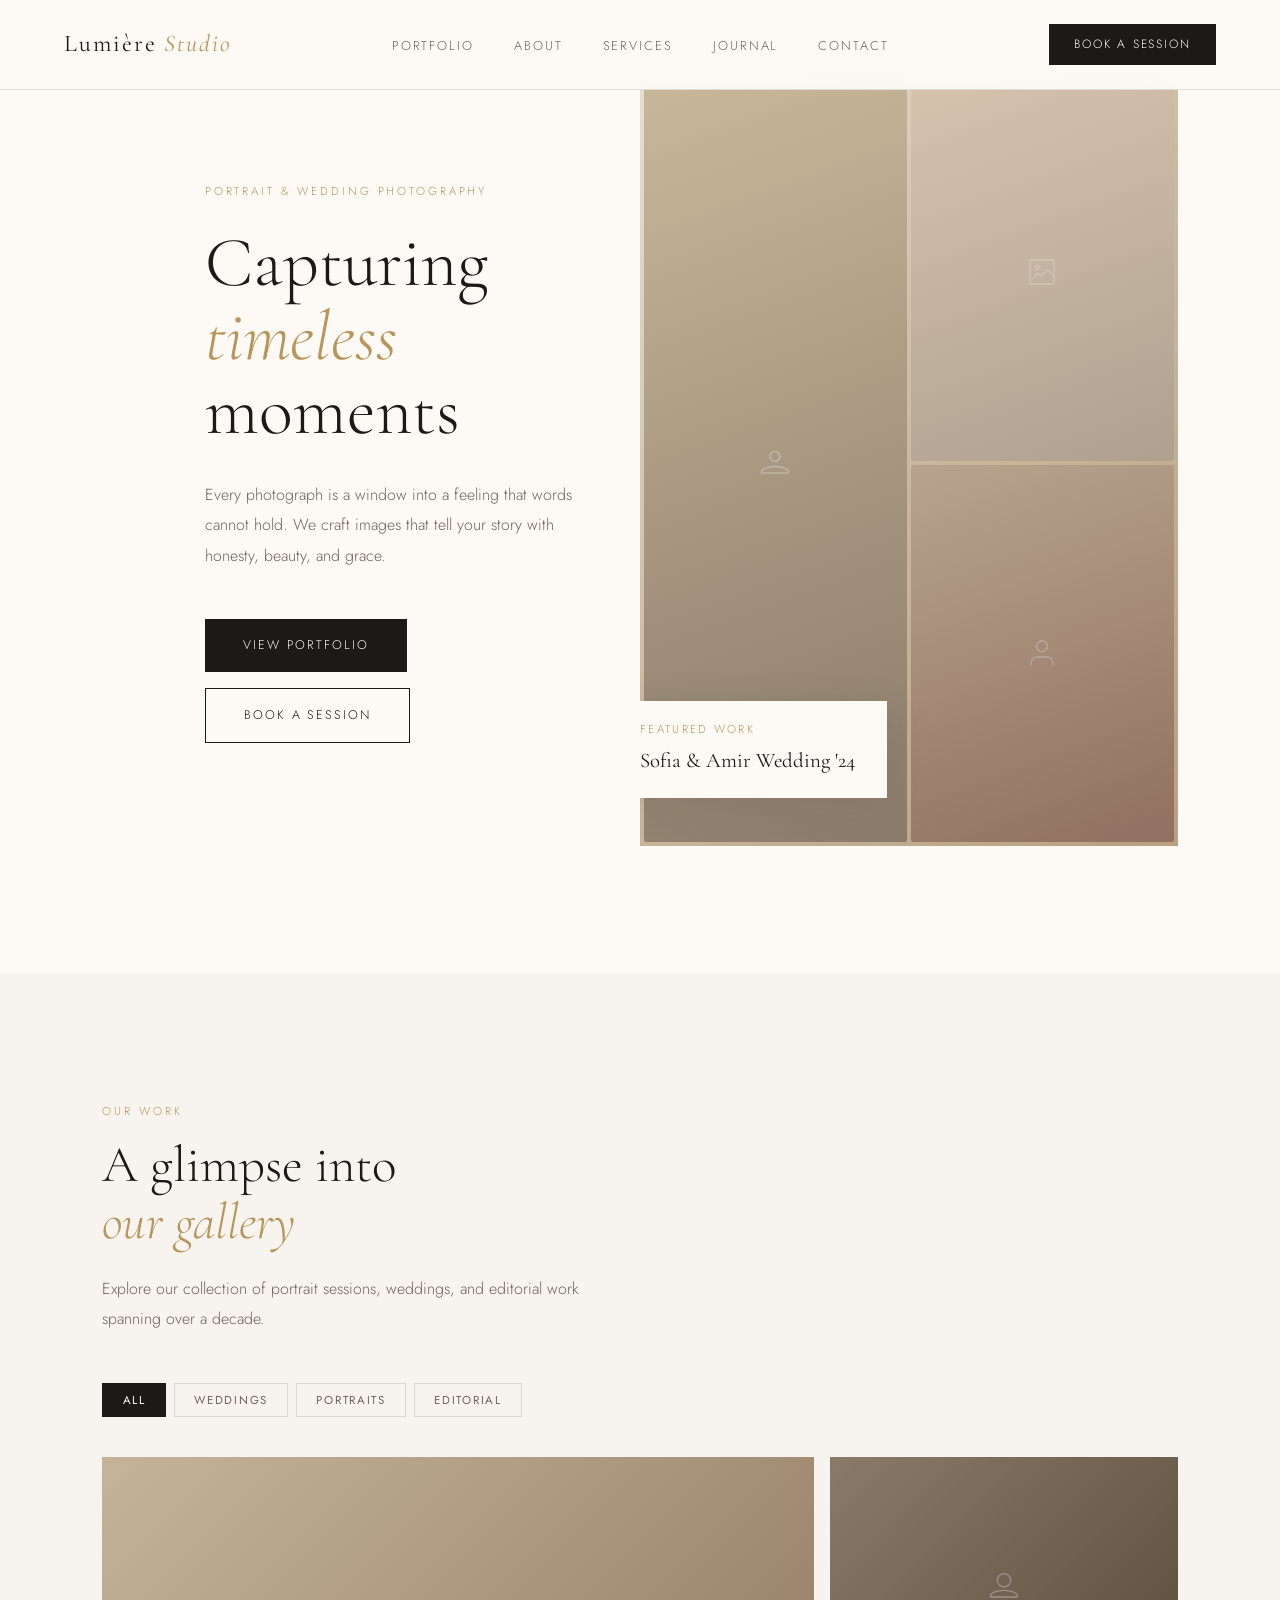
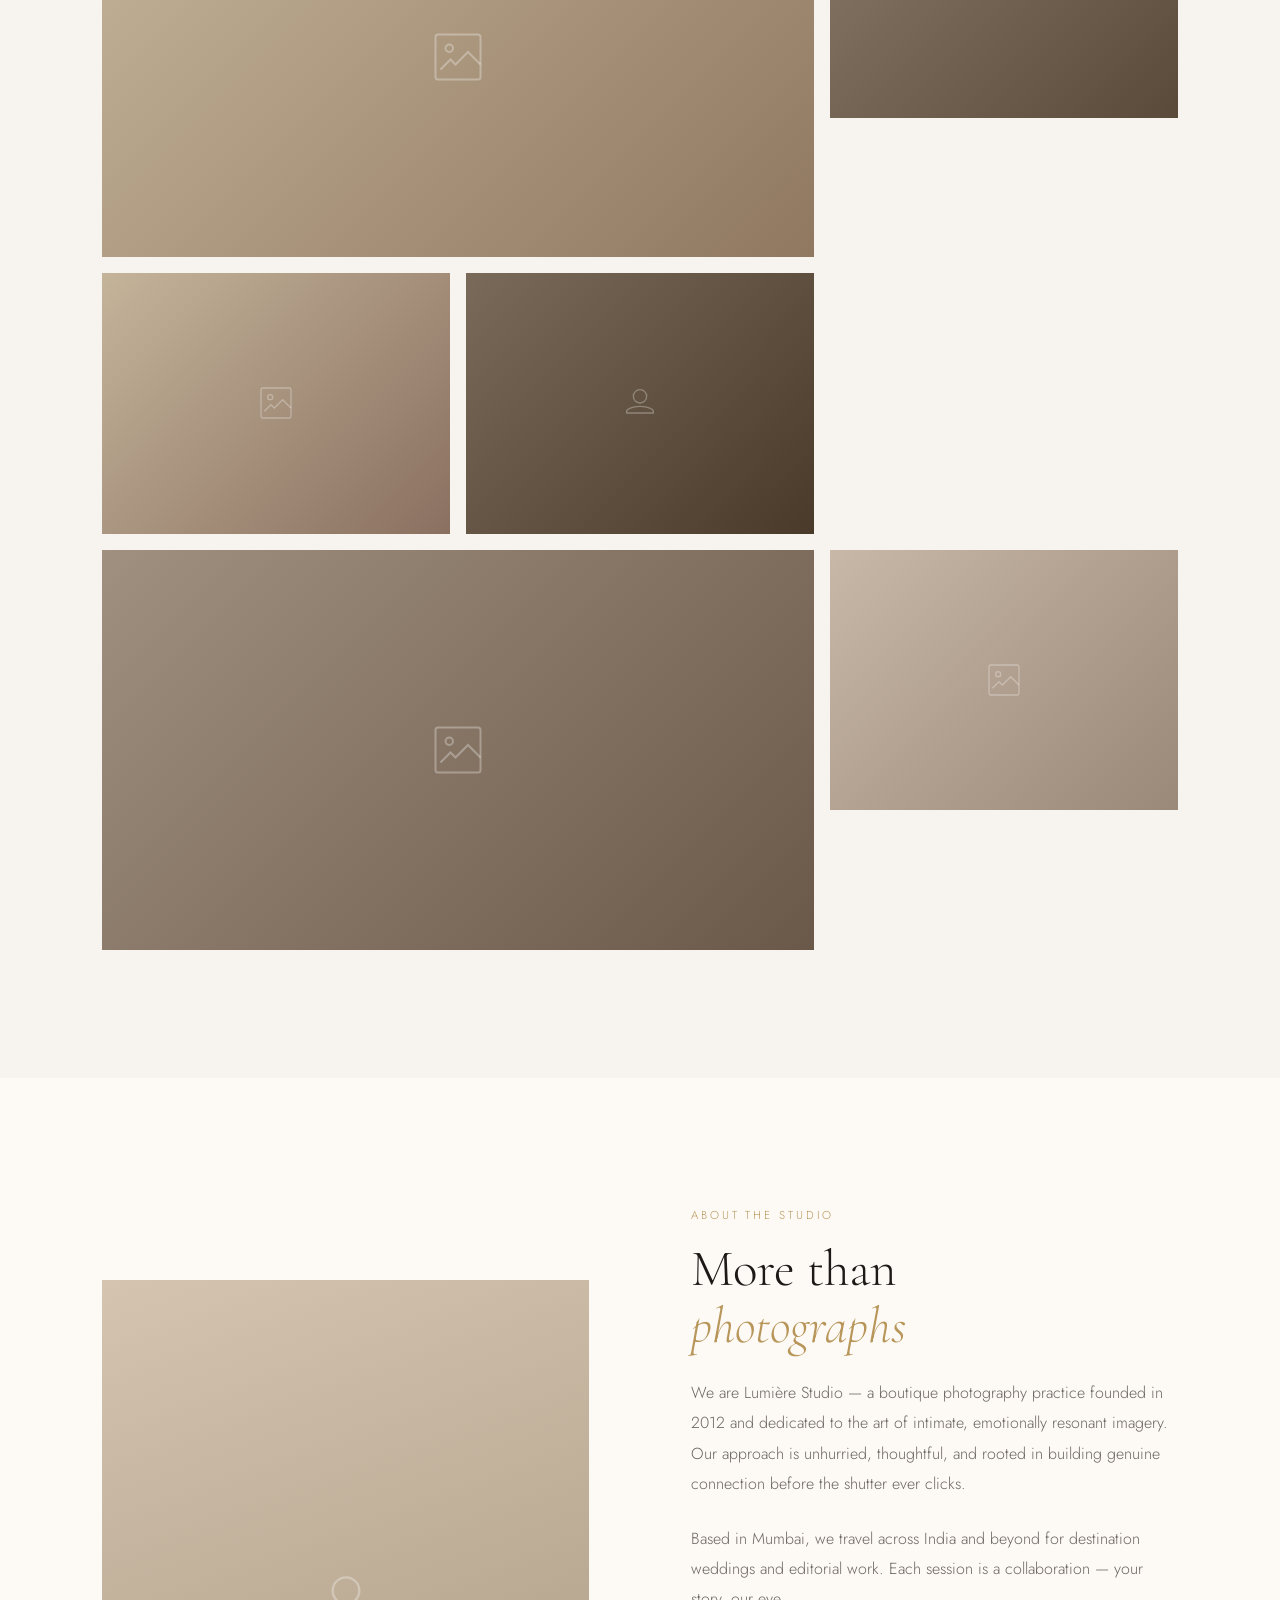
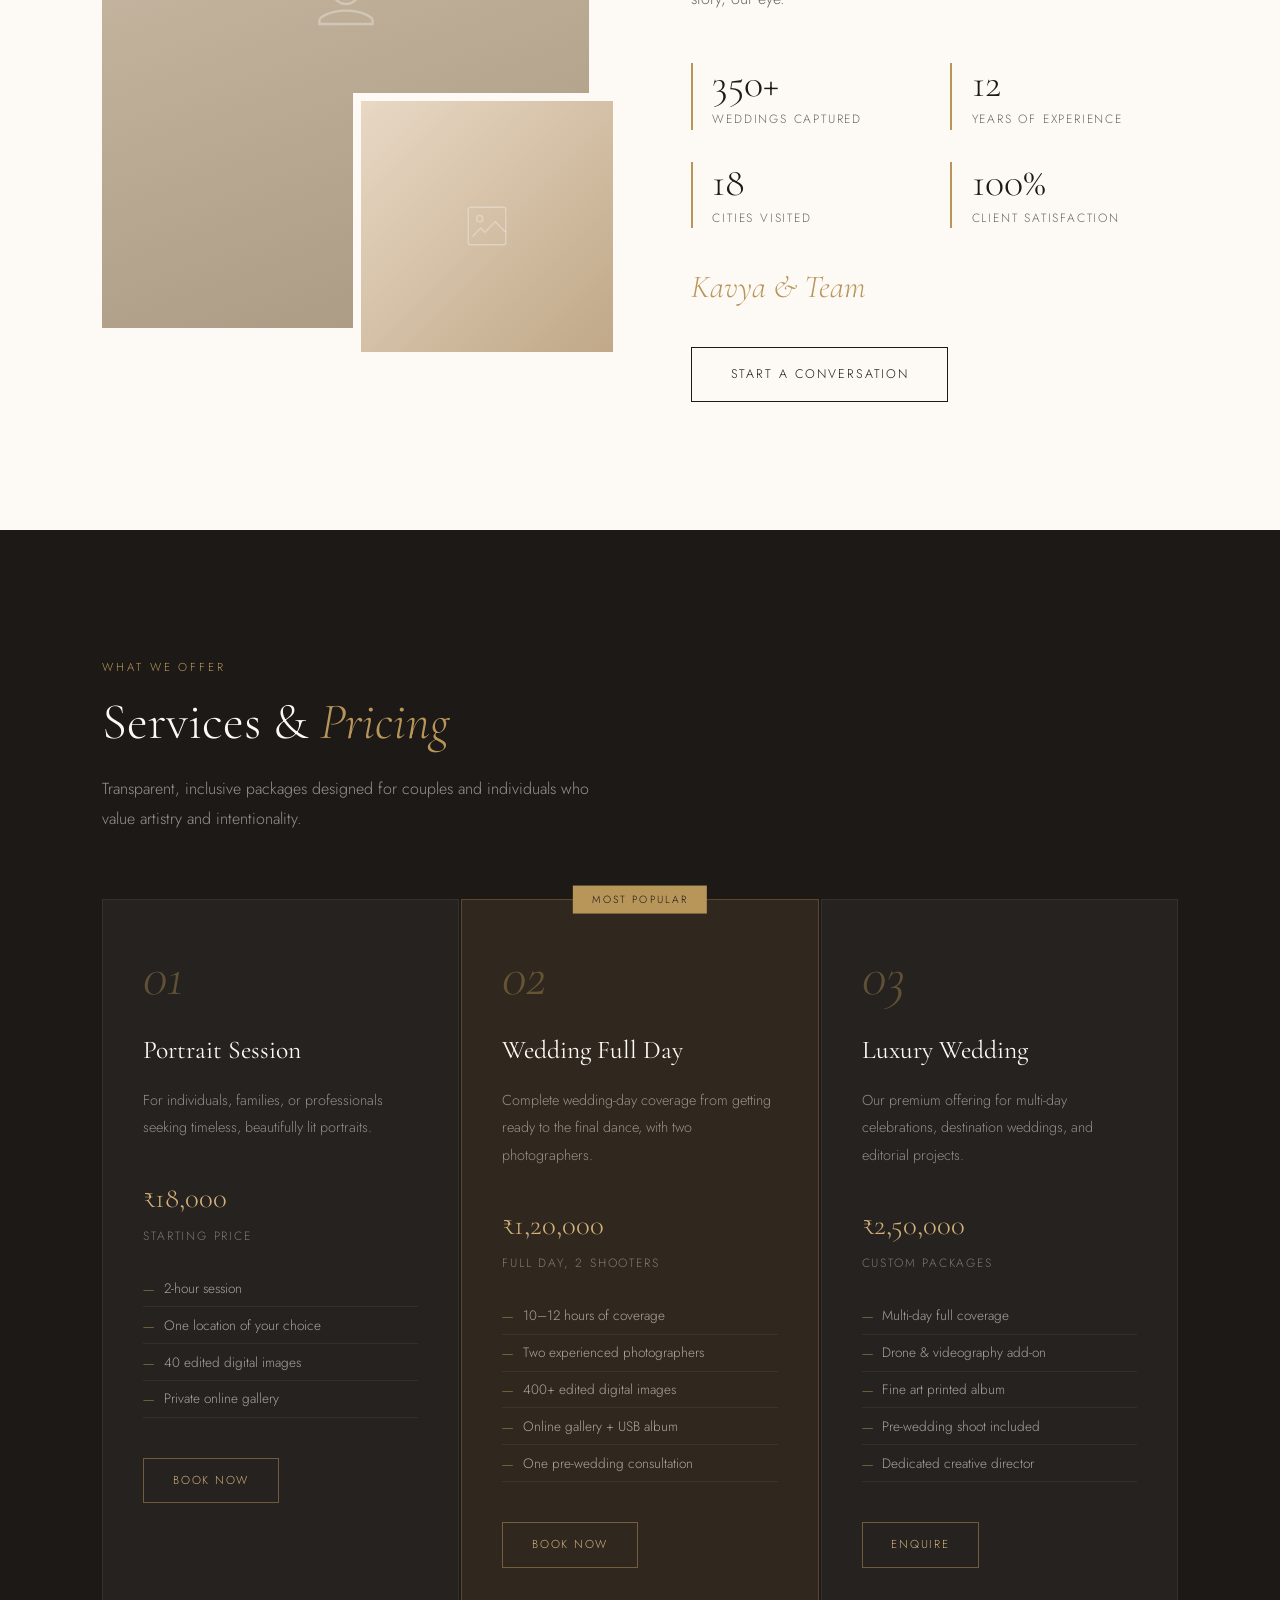
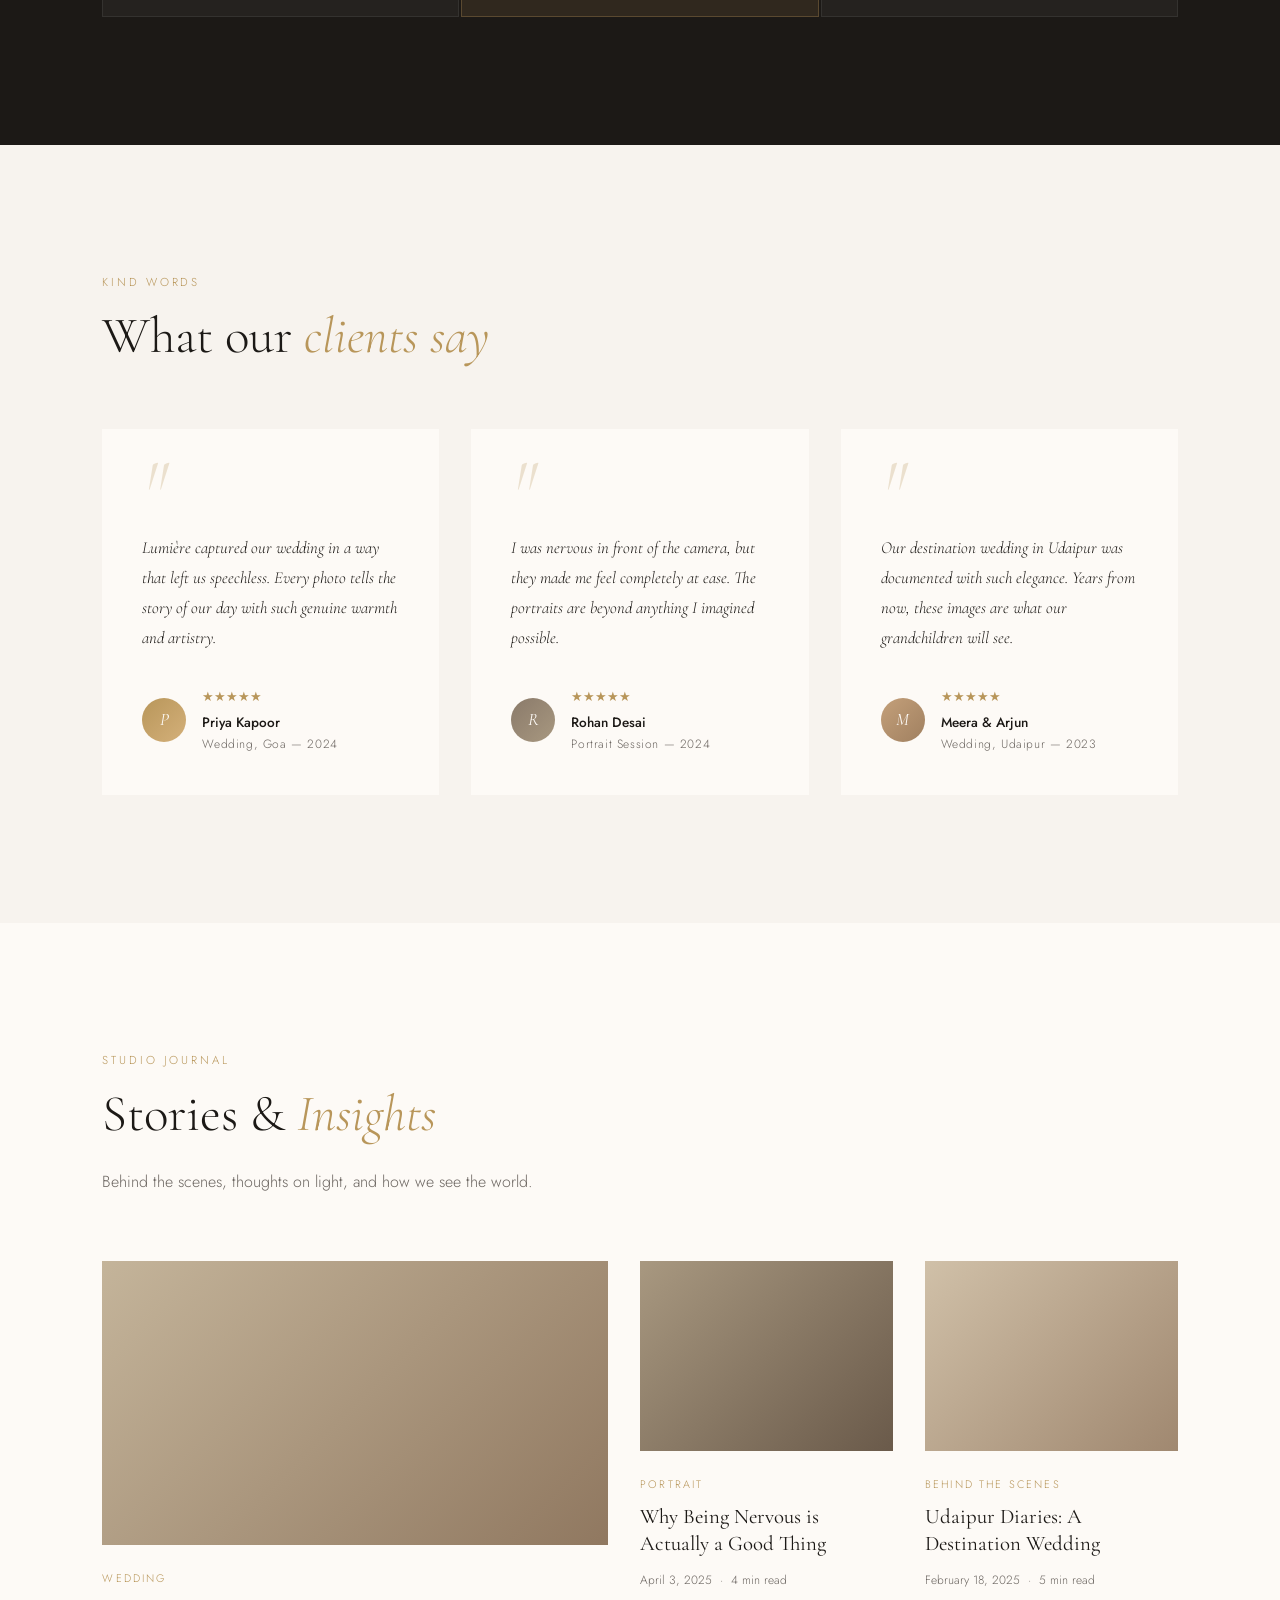
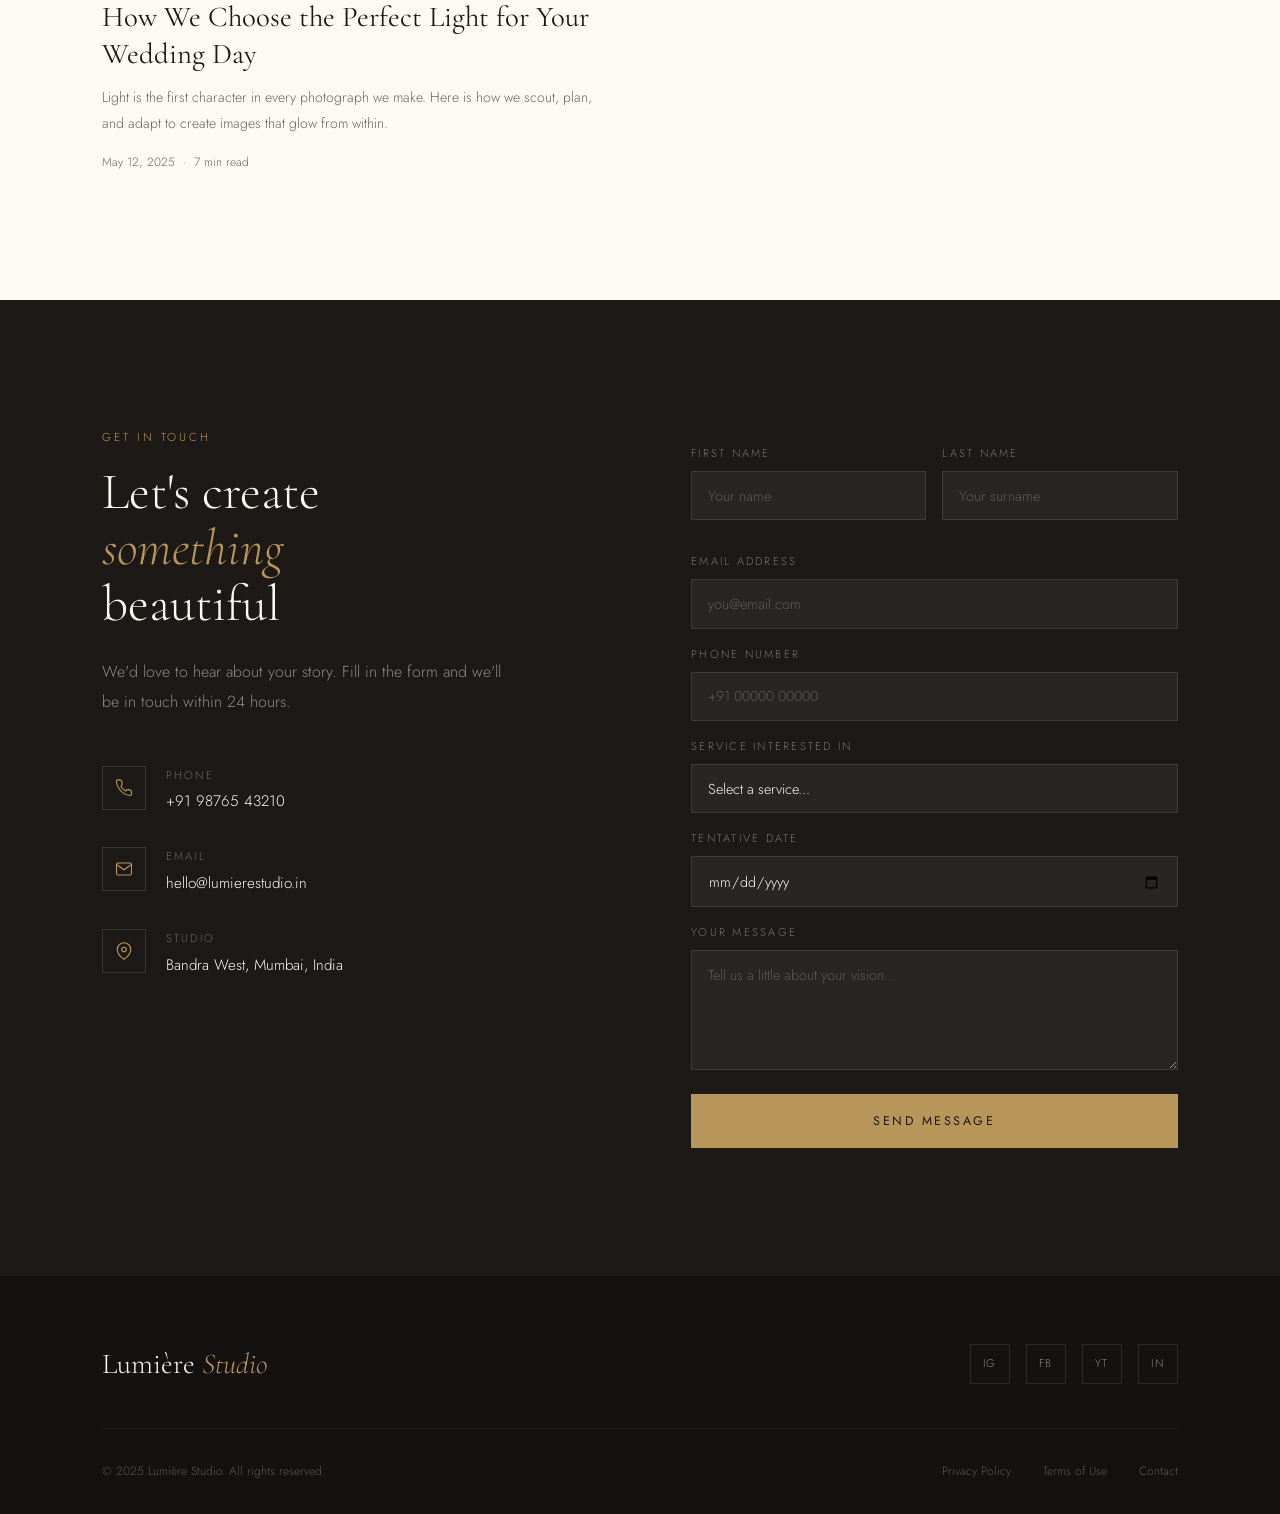
<file: index.html>
<!DOCTYPE html>
<html lang="en">
<head>
  <meta charset="UTF-8" />
  <meta name="viewport" content="width=device-width, initial-scale=1.0" />
  <title>Lumière Studio — Portrait & Wedding Photography</title>
  <link rel="preconnect" href="https://fonts.googleapis.com" />
  <link rel="preconnect" href="https://fonts.gstatic.com" crossorigin />
  <link href="https://fonts.googleapis.com/css2?family=Cormorant+Garamond:ital,wght@0,300;0,400;0,500;0,600;1,300;1,400&family=Jost:wght@300;400;500&display=swap" rel="stylesheet" />
  <style>
    *, *::before, *::after { box-sizing: border-box; margin: 0; padding: 0; }

    :root {
      --cream: #F7F3EE;
      --warm-white: #FDFAF6;
      --charcoal: #1C1916;
      --warm-gray: #6B6560;
      --gold: #B8965A;
      --gold-light: #D4B07A;
      --border: rgba(28,25,22,0.12);
      --font-serif: 'Cormorant Garamond', Georgia, serif;
      --font-sans: 'Jost', sans-serif;
    }

    html { scroll-behavior: smooth; }

    body {
      font-family: var(--font-sans);
      background: var(--warm-white);
      color: var(--charcoal);
      font-weight: 300;
      line-height: 1.7;
      overflow-x: hidden;
    }

    /* ── NAV ── */
    nav {
      position: fixed; top: 0; left: 0; right: 0; z-index: 100;
      display: flex; align-items: center; justify-content: space-between;
      padding: 1.5rem 5vw;
      background: rgba(253,250,246,0.92);
      backdrop-filter: blur(12px);
      border-bottom: 1px solid var(--border);
      transition: padding 0.3s;
    }
    .nav-logo {
      font-family: var(--font-serif);
      font-size: 1.5rem;
      font-weight: 400;
      letter-spacing: 0.08em;
      color: var(--charcoal);
      text-decoration: none;
    }
    .nav-logo span { color: var(--gold); font-style: italic; }
    .nav-links { display: flex; gap: 2.5rem; list-style: none; }
    .nav-links a {
      font-size: 0.8rem;
      letter-spacing: 0.15em;
      text-transform: uppercase;
      color: var(--warm-gray);
      text-decoration: none;
      transition: color 0.2s;
    }
    .nav-links a:hover { color: var(--charcoal); }
    .nav-cta {
      font-size: 0.75rem;
      letter-spacing: 0.15em;
      text-transform: uppercase;
      background: var(--charcoal);
      color: var(--warm-white);
      border: none;
      padding: 0.65rem 1.6rem;
      cursor: pointer;
      text-decoration: none;
      transition: background 0.2s;
    }
    .nav-cta:hover { background: var(--gold); }

    .hamburger { display: none; flex-direction: column; gap: 5px; cursor: pointer; padding: 4px; }
    .hamburger span { display: block; width: 24px; height: 1.5px; background: var(--charcoal); transition: 0.3s; }
    .mobile-menu {
      display: none;
      flex-direction: column;
      gap: 0;
      position: fixed;
      top: 72px; left: 0; right: 0;
      background: var(--warm-white);
      border-bottom: 1px solid var(--border);
      z-index: 99;
      padding: 1rem 0;
    }
    .mobile-menu.open { display: flex; }
    .mobile-menu a {
      padding: 0.9rem 5vw;
      font-size: 0.85rem;
      letter-spacing: 0.12em;
      text-transform: uppercase;
      color: var(--charcoal);
      text-decoration: none;
      border-bottom: 1px solid var(--border);
    }

    /* ── HERO ── */
    #hero {
      min-height: 100vh;
      display: grid;
      grid-template-columns: 1fr 1fr;
      padding-top: 80px;
    }
    .hero-text {
      display: flex; flex-direction: column; justify-content: center;
      padding: 8vw 5vw 8vw 8vw;
    }
    .hero-tag {
      font-size: 0.72rem;
      letter-spacing: 0.25em;
      text-transform: uppercase;
      color: var(--gold);
      margin-bottom: 1.5rem;
    }
    .hero-h1 {
      font-family: var(--font-serif);
      font-size: clamp(3rem, 5.5vw, 6rem);
      font-weight: 300;
      line-height: 1.05;
      color: var(--charcoal);
      margin-bottom: 2rem;
    }
    .hero-h1 em { font-style: italic; color: var(--gold); }
    .hero-desc {
      font-size: 1rem;
      color: var(--warm-gray);
      max-width: 420px;
      line-height: 1.9;
      margin-bottom: 3rem;
    }
    .hero-btns { display: flex; gap: 1rem; flex-wrap: wrap; }
    .btn-primary {
      display: inline-block;
      background: var(--charcoal);
      color: var(--warm-white);
      padding: 1rem 2.4rem;
      text-decoration: none;
      font-size: 0.78rem;
      letter-spacing: 0.15em;
      text-transform: uppercase;
      transition: background 0.2s;
    }
    .btn-primary:hover { background: var(--gold); }
    .btn-outline {
      display: inline-block;
      border: 1px solid var(--charcoal);
      color: var(--charcoal);
      padding: 1rem 2.4rem;
      text-decoration: none;
      font-size: 0.78rem;
      letter-spacing: 0.15em;
      text-transform: uppercase;
      transition: all 0.2s;
    }
    .btn-outline:hover { background: var(--charcoal); color: var(--warm-white); }

    .hero-img-wrap {
      position: relative;
      overflow: hidden;
      background: var(--cream);
    }
    .hero-img-wrap::before {
      content: '';
      position: absolute; inset: 0;
      background: linear-gradient(135deg, #E8DDD0 0%, #C9B99E 50%, #B8A080 100%);
      z-index: 1;
    }
    .hero-img-label {
      position: absolute;
      bottom: 3rem; left: -2rem;
      background: var(--warm-white);
      padding: 1.2rem 2rem;
      z-index: 3;
      box-shadow: 0 4px 40px rgba(0,0,0,0.08);
    }
    .hero-img-label p { font-size: 0.72rem; letter-spacing: 0.2em; text-transform: uppercase; color: var(--gold); }
    .hero-img-label h3 { font-family: var(--font-serif); font-size: 1.3rem; font-weight: 400; margin-top: 0.2rem; }

    /* decorative photo placeholder grid */
    .hero-photo-art {
      position: absolute; inset: 0; z-index: 2;
      display: grid;
      grid-template-columns: 1fr 1fr;
      grid-template-rows: 1fr 1fr;
      gap: 4px;
      padding: 4px;
    }
    .photo-cell {
      border-radius: 2px;
      overflow: hidden;
      display: flex;
      align-items: center;
      justify-content: center;
    }
    .photo-cell:nth-child(1) { background: #D4C4B0; grid-row: 1 / 3; }
    .photo-cell:nth-child(2) { background: #C8B89A; }
    .photo-cell:nth-child(3) { background: #BCAA8E; }
    .photo-cell svg { opacity: 0.25; }

    /* ── SECTION COMMONS ── */
    section { padding: 8rem 8vw; }
    .section-tag {
      font-size: 0.72rem;
      letter-spacing: 0.25em;
      text-transform: uppercase;
      color: var(--gold);
      margin-bottom: 1rem;
    }
    .section-title {
      font-family: var(--font-serif);
      font-size: clamp(2.2rem, 4vw, 3.8rem);
      font-weight: 300;
      line-height: 1.1;
      margin-bottom: 1.5rem;
    }
    .section-title em { font-style: italic; color: var(--gold); }
    .section-sub {
      font-size: 1rem;
      color: var(--warm-gray);
      max-width: 520px;
      line-height: 1.9;
    }

    /* ── PORTFOLIO ── */
    #portfolio { background: var(--cream); }
    .portfolio-filters {
      display: flex; gap: 0.5rem; flex-wrap: wrap;
      margin: 3rem 0 2.5rem;
    }
    .filter-btn {
      font-family: var(--font-sans);
      font-size: 0.72rem;
      letter-spacing: 0.15em;
      text-transform: uppercase;
      padding: 0.5rem 1.2rem;
      border: 1px solid var(--border);
      background: transparent;
      color: var(--warm-gray);
      cursor: pointer;
      transition: all 0.2s;
    }
    .filter-btn.active, .filter-btn:hover {
      background: var(--charcoal); color: var(--warm-white); border-color: var(--charcoal);
    }
    .portfolio-grid {
      display: grid;
      grid-template-columns: repeat(3, 1fr);
      grid-template-rows: auto;
      gap: 1rem;
    }
    .portfolio-item {
      position: relative;
      overflow: hidden;
      cursor: pointer;
    }
    .portfolio-item:nth-child(1) { grid-column: span 2; }
    .portfolio-item:nth-child(5) { grid-column: span 2; }
    .photo-placeholder {
      width: 100%;
      aspect-ratio: 4/3;
      display: flex; align-items: center; justify-content: center;
      font-family: var(--font-serif);
      font-style: italic;
      font-size: 1.1rem;
      color: rgba(255,255,255,0.5);
      position: relative;
    }
    .portfolio-item:nth-child(1) .photo-placeholder { background: #B8A88A; aspect-ratio: 16/9; }
    .portfolio-item:nth-child(2) .photo-placeholder { background: #8A7A6A; }
    .portfolio-item:nth-child(3) .photo-placeholder { background: #C4B49A; }
    .portfolio-item:nth-child(4) .photo-placeholder { background: #7A6A5A; }
    .portfolio-item:nth-child(5) .photo-placeholder { background: #A09080; aspect-ratio: 16/9; }
    .portfolio-item:nth-child(6) .photo-placeholder { background: #C8B8A8; }
    .portfolio-overlay {
      position: absolute; inset: 0;
      background: rgba(28,25,22,0.6);
      opacity: 0;
      display: flex; flex-direction: column;
      align-items: center; justify-content: center;
      transition: opacity 0.3s;
    }
    .portfolio-item:hover .portfolio-overlay { opacity: 1; }
    .portfolio-overlay span {
      font-family: var(--font-serif);
      font-size: 1.4rem;
      font-style: italic;
      color: var(--warm-white);
      margin-bottom: 0.5rem;
    }
    .portfolio-overlay small {
      font-size: 0.7rem;
      letter-spacing: 0.2em;
      text-transform: uppercase;
      color: var(--gold-light);
    }

    /* ── ABOUT ── */
    #about {
      display: grid;
      grid-template-columns: 1fr 1fr;
      gap: 8vw;
      align-items: center;
    }
    .about-img-wrap {
      position: relative;
    }
    .about-img-main {
      width: 100%;
      aspect-ratio: 3/4;
      background: linear-gradient(160deg, #D4C4B0, #A89880);
      display: flex; align-items: center; justify-content: center;
    }
    .about-img-accent {
      position: absolute;
      bottom: -2rem; right: -2rem;
      width: 55%;
      aspect-ratio: 1;
      background: var(--cream);
      border: 8px solid var(--warm-white);
      display: flex; align-items: center; justify-content: center;
    }
    .about-img-accent-inner {
      width: 100%; height: 100%;
      background: linear-gradient(135deg, #E8D8C4, #C0A888);
      display: flex; align-items: center; justify-content: center;
    }
    .about-stats {
      display: grid; grid-template-columns: 1fr 1fr;
      gap: 2rem; margin-top: 3rem;
    }
    .stat-item { border-left: 2px solid var(--gold); padding-left: 1.2rem; }
    .stat-num {
      font-family: var(--font-serif);
      font-size: 2.5rem;
      font-weight: 300;
      color: var(--charcoal);
      line-height: 1;
    }
    .stat-label {
      font-size: 0.75rem;
      letter-spacing: 0.15em;
      text-transform: uppercase;
      color: var(--warm-gray);
      margin-top: 0.4rem;
    }
    .signature {
      font-family: var(--font-serif);
      font-size: 2rem;
      font-style: italic;
      color: var(--gold);
      margin-top: 2rem;
    }

    /* ── SERVICES ── */
    #services { background: var(--charcoal); }
    #services .section-title { color: var(--warm-white); }
    #services .section-sub { color: rgba(253,250,246,0.55); }
    #services .section-tag { color: var(--gold); }

    .services-grid {
      display: grid;
      grid-template-columns: repeat(3, 1fr);
      gap: 2px;
      margin-top: 4rem;
    }
    .service-card {
      background: rgba(255,255,255,0.04);
      padding: 3rem 2.5rem;
      border: 1px solid rgba(255,255,255,0.07);
      transition: background 0.3s;
      position: relative;
    }
    .service-card:hover { background: rgba(255,255,255,0.08); }
    .service-num {
      font-family: var(--font-serif);
      font-size: 3.5rem;
      font-weight: 300;
      font-style: italic;
      color: var(--gold);
      opacity: 0.4;
      line-height: 1;
      margin-bottom: 1.5rem;
    }
    .service-title {
      font-family: var(--font-serif);
      font-size: 1.6rem;
      font-weight: 400;
      color: var(--warm-white);
      margin-bottom: 1rem;
    }
    .service-desc {
      font-size: 0.9rem;
      color: rgba(253,250,246,0.5);
      line-height: 1.9;
      margin-bottom: 2rem;
    }
    .service-price {
      font-family: var(--font-serif);
      font-size: 1.8rem;
      color: var(--gold-light);
      font-weight: 300;
    }
    .service-price span {
      font-family: var(--font-sans);
      font-size: 0.75rem;
      letter-spacing: 0.15em;
      text-transform: uppercase;
      color: rgba(253,250,246,0.4);
      display: block;
      margin-top: 0.2rem;
    }
    .service-features {
      list-style: none;
      margin: 1.5rem 0 2.5rem;
    }
    .service-features li {
      font-size: 0.85rem;
      color: rgba(253,250,246,0.6);
      padding: 0.4rem 0;
      border-bottom: 1px solid rgba(255,255,255,0.06);
      display: flex; align-items: center; gap: 0.6rem;
    }
    .service-features li::before {
      content: '—';
      color: var(--gold);
      font-family: var(--font-serif);
    }
    .service-featured {
      background: rgba(184,150,90,0.12);
      border-color: rgba(184,150,90,0.3);
    }
    .featured-badge {
      position: absolute; top: 0; left: 50%;
      transform: translate(-50%, -50%);
      background: var(--gold);
      color: var(--charcoal);
      font-size: 0.65rem;
      letter-spacing: 0.2em;
      text-transform: uppercase;
      padding: 0.35rem 1.2rem;
      font-family: var(--font-sans);
      white-space: nowrap;
    }
    .btn-service {
      display: inline-block;
      border: 1px solid rgba(184,150,90,0.5);
      color: var(--gold-light);
      padding: 0.75rem 1.8rem;
      text-decoration: none;
      font-size: 0.72rem;
      letter-spacing: 0.15em;
      text-transform: uppercase;
      transition: all 0.2s;
    }
    .btn-service:hover {
      background: var(--gold);
      border-color: var(--gold);
      color: var(--charcoal);
    }

    /* ── TESTIMONIALS ── */
    #testimonials { background: var(--cream); }
    .testimonials-grid {
      display: grid;
      grid-template-columns: repeat(3, 1fr);
      gap: 2rem;
      margin-top: 4rem;
    }
    .testimonial-card {
      background: var(--warm-white);
      padding: 2.5rem;
      position: relative;
    }
    .quote-mark {
      font-family: var(--font-serif);
      font-size: 5rem;
      font-style: italic;
      color: var(--gold);
      opacity: 0.25;
      line-height: 0.5;
      margin-bottom: 1.5rem;
    }
    .testimonial-text {
      font-family: var(--font-serif);
      font-size: 1.05rem;
      font-style: italic;
      line-height: 1.8;
      color: var(--charcoal);
      margin-bottom: 2rem;
    }
    .testimonial-author {
      display: flex; align-items: center; gap: 1rem;
    }
    .author-avatar {
      width: 44px; height: 44px;
      border-radius: 50%;
      display: flex; align-items: center; justify-content: center;
      font-family: var(--font-serif);
      font-size: 1.1rem;
      font-style: italic;
      font-weight: 400;
      color: var(--warm-white);
    }
    .author-name { font-size: 0.85rem; font-weight: 500; }
    .author-event { font-size: 0.75rem; color: var(--warm-gray); letter-spacing: 0.05em; }
    .stars { color: var(--gold); font-size: 0.8rem; margin-bottom: 0.25rem; }

    /* ── BLOG ── */
    #blog {}
    .blog-grid {
      display: grid;
      grid-template-columns: 2fr 1fr 1fr;
      gap: 2rem;
      margin-top: 4rem;
    }
    .blog-card { cursor: pointer; }
    .blog-img {
      width: 100%;
      aspect-ratio: 4/3;
      margin-bottom: 1.5rem;
      overflow: hidden;
    }
    .blog-card:first-child .blog-img { aspect-ratio: 16/9; }
    .blog-img-inner {
      width: 100%; height: 100%;
      transition: transform 0.4s ease;
    }
    .blog-card:hover .blog-img-inner { transform: scale(1.04); }
    .blog-card:nth-child(1) .blog-img-inner { background: linear-gradient(135deg, #C4B49A, #907860); }
    .blog-card:nth-child(2) .blog-img-inner { background: linear-gradient(135deg, #A89880, #6A5A4A); }
    .blog-card:nth-child(3) .blog-img-inner { background: linear-gradient(135deg, #D0C0A8, #A08870); }
    .blog-tag {
      font-size: 0.68rem;
      letter-spacing: 0.2em;
      text-transform: uppercase;
      color: var(--gold);
      margin-bottom: 0.6rem;
    }
    .blog-title {
      font-family: var(--font-serif);
      font-size: 1.3rem;
      font-weight: 400;
      line-height: 1.3;
      margin-bottom: 0.8rem;
      color: var(--charcoal);
    }
    .blog-card:first-child .blog-title { font-size: 1.8rem; }
    .blog-excerpt {
      font-size: 0.88rem;
      color: var(--warm-gray);
      line-height: 1.8;
      margin-bottom: 1rem;
    }
    .blog-meta { font-size: 0.75rem; color: var(--warm-gray); }

    /* ── CONTACT ── */
    #contact {
      background: var(--charcoal);
      display: grid;
      grid-template-columns: 1fr 1fr;
      gap: 8vw;
      align-items: start;
    }
    #contact .section-title { color: var(--warm-white); }
    #contact .section-sub { color: rgba(253,250,246,0.5); max-width: 400px; }
    .contact-info { margin-top: 3rem; }
    .contact-item {
      display: flex; gap: 1.2rem; margin-bottom: 2rem;
      align-items: flex-start;
    }
    .contact-icon {
      width: 44px; height: 44px;
      border: 1px solid rgba(255,255,255,0.12);
      display: flex; align-items: center; justify-content: center;
      flex-shrink: 0;
    }
    .contact-icon svg { width: 18px; height: 18px; stroke: var(--gold); fill: none; stroke-width: 1.5; }
    .contact-label { font-size: 0.7rem; letter-spacing: 0.2em; text-transform: uppercase; color: rgba(253,250,246,0.35); }
    .contact-value { font-size: 0.95rem; color: var(--warm-white); margin-top: 0.3rem; }

    /* FORM */
    .contact-form { padding-top: 1rem; }
    .form-row { display: grid; grid-template-columns: 1fr 1fr; gap: 1rem; margin-bottom: 1rem; }
    .form-group { display: flex; flex-direction: column; margin-bottom: 1rem; }
    .form-group label {
      font-size: 0.7rem;
      letter-spacing: 0.2em;
      text-transform: uppercase;
      color: rgba(253,250,246,0.4);
      margin-bottom: 0.5rem;
    }
    .form-group input,
    .form-group select,
    .form-group textarea {
      background: rgba(255,255,255,0.05);
      border: 1px solid rgba(255,255,255,0.1);
      color: var(--warm-white);
      padding: 0.85rem 1rem;
      font-family: var(--font-sans);
      font-size: 0.9rem;
      font-weight: 300;
      outline: none;
      transition: border-color 0.2s;
      appearance: none;
    }
    .form-group input::placeholder,
    .form-group textarea::placeholder { color: rgba(253,250,246,0.25); }
    .form-group input:focus,
    .form-group select:focus,
    .form-group textarea:focus { border-color: var(--gold); }
    .form-group select option { background: var(--charcoal); }
    .form-group textarea { resize: vertical; min-height: 120px; }
    .form-submit {
      width: 100%;
      background: var(--gold);
      color: var(--charcoal);
      border: none;
      padding: 1.1rem 2rem;
      font-family: var(--font-sans);
      font-size: 0.78rem;
      letter-spacing: 0.2em;
      text-transform: uppercase;
      cursor: pointer;
      transition: background 0.2s;
      margin-top: 0.5rem;
    }
    .form-submit:hover { background: var(--gold-light); }
    #form-success {
      display: none;
      background: rgba(184,150,90,0.15);
      border: 1px solid rgba(184,150,90,0.3);
      color: var(--gold-light);
      padding: 1rem 1.5rem;
      font-size: 0.9rem;
      margin-top: 1rem;
      text-align: center;
    }

    /* ── FOOTER ── */
    footer {
      background: #141210;
      padding: 4rem 8vw 2rem;
    }
    .footer-top {
      display: flex; justify-content: space-between; align-items: center;
      padding-bottom: 2.5rem;
      border-bottom: 1px solid rgba(255,255,255,0.06);
      flex-wrap: wrap; gap: 2rem;
    }
    .footer-logo {
      font-family: var(--font-serif);
      font-size: 1.8rem;
      font-weight: 300;
      color: var(--warm-white);
      text-decoration: none;
    }
    .footer-logo span { color: var(--gold); font-style: italic; }
    .footer-socials { display: flex; gap: 1rem; }
    .social-link {
      width: 40px; height: 40px;
      border: 1px solid rgba(255,255,255,0.1);
      display: flex; align-items: center; justify-content: center;
      color: rgba(253,250,246,0.5);
      text-decoration: none;
      font-size: 0.7rem;
      letter-spacing: 0.1em;
      transition: all 0.2s;
    }
    .social-link:hover { border-color: var(--gold); color: var(--gold); }
    .footer-bottom {
      padding-top: 2rem;
      display: flex; justify-content: space-between; align-items: center;
      font-size: 0.75rem;
      color: rgba(253,250,246,0.3);
      flex-wrap: wrap; gap: 1rem;
    }
    .footer-links { display: flex; gap: 2rem; }
    .footer-links a { color: rgba(253,250,246,0.3); text-decoration: none; transition: color 0.2s; }
    .footer-links a:hover { color: var(--gold); }

    /* ── RESPONSIVE ── */
    @media (max-width: 1024px) {
      #hero { grid-template-columns: 1fr; min-height: auto; }
      .hero-img-wrap { display: none; }
      .hero-text { padding: 6rem 8vw 6rem; }
      #about { grid-template-columns: 1fr; }
      .about-img-wrap { display: none; }
      .services-grid { grid-template-columns: 1fr; }
      .testimonials-grid { grid-template-columns: 1fr 1fr; }
      .blog-grid { grid-template-columns: 1fr; }
      #contact { grid-template-columns: 1fr; }
    }
    @media (max-width: 768px) {
      section { padding: 5rem 5vw; }
      .nav-links, .nav-cta { display: none; }
      .hamburger { display: flex; }
      .portfolio-grid { grid-template-columns: 1fr 1fr; }
      .portfolio-item:nth-child(1), .portfolio-item:nth-child(5) { grid-column: span 2; }
      .form-row { grid-template-columns: 1fr; }
      .testimonials-grid { grid-template-columns: 1fr; }
    }
    @media (max-width: 480px) {
      .portfolio-grid { grid-template-columns: 1fr; }
      .portfolio-item:nth-child(1), .portfolio-item:nth-child(5) { grid-column: span 1; }
    }
  </style>
</head>
<body>

<!-- NAV -->
<nav id="navbar">
  <a href="#hero" class="nav-logo">Lumière <span>Studio</span></a>
  <ul class="nav-links">
    <li><a href="#portfolio">Portfolio</a></li>
    <li><a href="#about">About</a></li>
    <li><a href="#services">Services</a></li>
    <li><a href="#blog">Journal</a></li>
    <li><a href="#contact">Contact</a></li>
  </ul>
  <a href="#contact" class="nav-cta">Book a Session</a>
  <div class="hamburger" id="hamburger" aria-label="Toggle menu" role="button" tabindex="0">
    <span></span><span></span><span></span>
  </div>
</nav>

<div class="mobile-menu" id="mobile-menu">
  <a href="#portfolio" onclick="closeMobileMenu()">Portfolio</a>
  <a href="#about" onclick="closeMobileMenu()">About</a>
  <a href="#services" onclick="closeMobileMenu()">Services</a>
  <a href="#blog" onclick="closeMobileMenu()">Journal</a>
  <a href="#contact" onclick="closeMobileMenu()">Book a Session</a>
</div>

<!-- HERO -->
<section id="hero">
  <div class="hero-text">
    <p class="hero-tag">Portrait &amp; Wedding Photography</p>
    <h1 class="hero-h1">
      Capturing<br><em>timeless</em><br>moments
    </h1>
    <p class="hero-desc">
      Every photograph is a window into a feeling that words cannot hold.
      We craft images that tell your story with honesty, beauty, and grace.
    </p>
    <div class="hero-btns">
      <a href="#portfolio" class="btn-primary">View Portfolio</a>
      <a href="#contact" class="btn-outline">Book a Session</a>
    </div>
  </div>
  <div class="hero-img-wrap">
    <div class="hero-photo-art">
      <div class="photo-cell" style="background: linear-gradient(160deg,#C8B89A,#8A7A6A);">
        <svg width="40" height="40" viewBox="0 0 24 24" fill="none" stroke="white" stroke-width="1"><circle cx="12" cy="8" r="3"/><path d="M12 14c-5 0-8 2-8 3v1h16v-1c0-1-3-3-8-3z"/></svg>
      </div>
      <div class="photo-cell" style="background: linear-gradient(160deg,#D4C4AE,#B0A090);">
        <svg width="32" height="32" viewBox="0 0 24 24" fill="none" stroke="white" stroke-width="1"><rect x="3" y="3" width="18" height="18" rx="1"/><circle cx="8.5" cy="8.5" r="1.5"/><path d="M21 15l-5-5-5 5-2-2-4 4"/></svg>
      </div>
      <div class="photo-cell" style="background: linear-gradient(160deg,#B8A48E,#907060);">
        <svg width="32" height="32" viewBox="0 0 24 24" fill="none" stroke="white" stroke-width="1"><path d="M20 21v-2a4 4 0 0 0-4-4H8a4 4 0 0 0-4 4v2"/><circle cx="12" cy="7" r="4"/></svg>
      </div>
    </div>
    <div class="hero-img-label">
      <p>Featured Work</p>
      <h3>Sofia &amp; Amir Wedding '24</h3>
    </div>
  </div>
</section>

<!-- PORTFOLIO -->
<section id="portfolio">
  <p class="section-tag">Our Work</p>
  <h2 class="section-title">A glimpse into<br><em>our gallery</em></h2>
  <p class="section-sub">Explore our collection of portrait sessions, weddings, and editorial work spanning over a decade.</p>
  <div class="portfolio-filters">
    <button class="filter-btn active" onclick="filterGallery('all', this)">All</button>
    <button class="filter-btn" onclick="filterGallery('wedding', this)">Weddings</button>
    <button class="filter-btn" onclick="filterGallery('portrait', this)">Portraits</button>
    <button class="filter-btn" onclick="filterGallery('editorial', this)">Editorial</button>
  </div>
  <div class="portfolio-grid">
    <div class="portfolio-item" data-cat="wedding">
      <div class="photo-placeholder" style="background: linear-gradient(135deg, #C4B49A, #907860);">
        <svg width="60" height="60" viewBox="0 0 24 24" fill="none" stroke="rgba(255,255,255,0.3)" stroke-width="0.8"><rect x="3" y="3" width="18" height="18" rx="1"/><circle cx="8.5" cy="8.5" r="1.5"/><path d="M21 15l-5-5-5 5-2-2-4 4"/></svg>
      </div>
      <div class="portfolio-overlay">
        <span>Priya &amp; Daniel</span>
        <small>Wedding — Goa</small>
      </div>
    </div>
    <div class="portfolio-item" data-cat="portrait">
      <div class="photo-placeholder" style="background: linear-gradient(135deg, #8A7A6A, #5A4A3A);">
        <svg width="40" height="40" viewBox="0 0 24 24" fill="none" stroke="rgba(255,255,255,0.3)" stroke-width="0.8"><circle cx="12" cy="8" r="4"/><path d="M12 14c-5 0-8 2-8 3v1h16v-1c0-1-3-3-8-3z"/></svg>
      </div>
      <div class="portfolio-overlay">
        <span>Aditi Sharma</span>
        <small>Portrait Session</small>
      </div>
    </div>
    <div class="portfolio-item" data-cat="editorial">
      <div class="photo-placeholder" style="background: linear-gradient(135deg, #C4B49A, #8A7060);">
        <svg width="40" height="40" viewBox="0 0 24 24" fill="none" stroke="rgba(255,255,255,0.3)" stroke-width="0.8"><rect x="3" y="3" width="18" height="18" rx="1"/><circle cx="8.5" cy="8.5" r="1.5"/><path d="M21 15l-5-5-5 5-2-2-4 4"/></svg>
      </div>
      <div class="portfolio-overlay">
        <span>Golden Hour</span>
        <small>Editorial</small>
      </div>
    </div>
    <div class="portfolio-item" data-cat="portrait">
      <div class="photo-placeholder" style="background: linear-gradient(135deg, #7A6A5A, #4A3A2A);">
        <svg width="40" height="40" viewBox="0 0 24 24" fill="none" stroke="rgba(255,255,255,0.3)" stroke-width="0.8"><circle cx="12" cy="8" r="4"/><path d="M12 14c-5 0-8 2-8 3v1h16v-1c0-1-3-3-8-3z"/></svg>
      </div>
      <div class="portfolio-overlay">
        <span>Rohan Mehta</span>
        <small>Portrait Session</small>
      </div>
    </div>
    <div class="portfolio-item" data-cat="wedding">
      <div class="photo-placeholder" style="background: linear-gradient(135deg, #A09080, #6A5848);">
        <svg width="60" height="60" viewBox="0 0 24 24" fill="none" stroke="rgba(255,255,255,0.3)" stroke-width="0.8"><rect x="3" y="3" width="18" height="18" rx="1"/><circle cx="8.5" cy="8.5" r="1.5"/><path d="M21 15l-5-5-5 5-2-2-4 4"/></svg>
      </div>
      <div class="portfolio-overlay">
        <span>Meera &amp; Karan</span>
        <small>Wedding — Mumbai</small>
      </div>
    </div>
    <div class="portfolio-item" data-cat="editorial">
      <div class="photo-placeholder" style="background: linear-gradient(135deg, #C8B8A8, #9A8878);">
        <svg width="40" height="40" viewBox="0 0 24 24" fill="none" stroke="rgba(255,255,255,0.3)" stroke-width="0.8"><rect x="3" y="3" width="18" height="18" rx="1"/><circle cx="8.5" cy="8.5" r="1.5"/><path d="M21 15l-5-5-5 5-2-2-4 4"/></svg>
      </div>
      <div class="portfolio-overlay">
        <span>Soft Bloom</span>
        <small>Editorial</small>
      </div>
    </div>
  </div>
</section>

<!-- ABOUT -->
<section id="about">
  <div class="about-img-wrap">
    <div class="about-img-main">
      <svg width="80" height="80" viewBox="0 0 24 24" fill="none" stroke="rgba(255,255,255,0.3)" stroke-width="0.7"><circle cx="12" cy="8" r="4"/><path d="M12 14c-5 0-8 2-8 3v1h16v-1c0-1-3-3-8-3z"/></svg>
    </div>
    <div class="about-img-accent">
      <div class="about-img-accent-inner">
        <svg width="50" height="50" viewBox="0 0 24 24" fill="none" stroke="rgba(255,255,255,0.3)" stroke-width="0.7"><rect x="3" y="3" width="18" height="18" rx="1"/><circle cx="8.5" cy="8.5" r="1.5"/><path d="M21 15l-5-5-5 5-2-2-4 4"/></svg>
      </div>
    </div>
  </div>
  <div class="about-text">
    <p class="section-tag">About the Studio</p>
    <h2 class="section-title">More than<br><em>photographs</em></h2>
    <p class="section-sub">
      We are Lumière Studio — a boutique photography practice founded in 2012 and dedicated to the art of intimate, emotionally resonant imagery. Our approach is unhurried, thoughtful, and rooted in building genuine connection before the shutter ever clicks.
    </p>
    <p style="font-size: 1rem; color: var(--warm-gray); line-height: 1.9; margin-top: 1.5rem; max-width: 520px;">
      Based in Mumbai, we travel across India and beyond for destination weddings and editorial work. Each session is a collaboration — your story, our eye.
    </p>
    <div class="about-stats">
      <div class="stat-item">
        <div class="stat-num">350+</div>
        <div class="stat-label">Weddings Captured</div>
      </div>
      <div class="stat-item">
        <div class="stat-num">12</div>
        <div class="stat-label">Years of Experience</div>
      </div>
      <div class="stat-item">
        <div class="stat-num">18</div>
        <div class="stat-label">Cities Visited</div>
      </div>
      <div class="stat-item">
        <div class="stat-num">100%</div>
        <div class="stat-label">Client Satisfaction</div>
      </div>
    </div>
    <p class="signature">Kavya &amp; Team</p>
    <a href="#contact" class="btn-outline" style="display: inline-block; margin-top: 2rem;">Start a Conversation</a>
  </div>
</section>

<!-- SERVICES -->
<section id="services">
  <p class="section-tag">What We Offer</p>
  <h2 class="section-title">Services &amp; <em>Pricing</em></h2>
  <p class="section-sub">Transparent, inclusive packages designed for couples and individuals who value artistry and intentionality.</p>
  <div class="services-grid">
    <!-- Essential -->
    <div class="service-card">
      <div class="service-num">01</div>
      <div class="service-title">Portrait Session</div>
      <div class="service-desc">For individuals, families, or professionals seeking timeless, beautifully lit portraits.</div>
      <div class="service-price">₹18,000 <span>Starting price</span></div>
      <ul class="service-features">
        <li>2-hour session</li>
        <li>One location of your choice</li>
        <li>40 edited digital images</li>
        <li>Private online gallery</li>
      </ul>
      <a href="#contact" class="btn-service">Book Now</a>
    </div>
    <!-- Wedding — Featured -->
    <div class="service-card service-featured">
      <div class="featured-badge">Most Popular</div>
      <div class="service-num">02</div>
      <div class="service-title">Wedding Full Day</div>
      <div class="service-desc">Complete wedding-day coverage from getting ready to the final dance, with two photographers.</div>
      <div class="service-price">₹1,20,000 <span>Full day, 2 shooters</span></div>
      <ul class="service-features">
        <li>10–12 hours of coverage</li>
        <li>Two experienced photographers</li>
        <li>400+ edited digital images</li>
        <li>Online gallery + USB album</li>
        <li>One pre-wedding consultation</li>
      </ul>
      <a href="#contact" class="btn-service">Book Now</a>
    </div>
    <!-- Premium -->
    <div class="service-card">
      <div class="service-num">03</div>
      <div class="service-title">Luxury Wedding</div>
      <div class="service-desc">Our premium offering for multi-day celebrations, destination weddings, and editorial projects.</div>
      <div class="service-price">₹2,50,000 <span>Custom packages</span></div>
      <ul class="service-features">
        <li>Multi-day full coverage</li>
        <li>Drone &amp; videography add-on</li>
        <li>Fine art printed album</li>
        <li>Pre-wedding shoot included</li>
        <li>Dedicated creative director</li>
      </ul>
      <a href="#contact" class="btn-service">Enquire</a>
    </div>
  </div>
</section>

<!-- TESTIMONIALS -->
<section id="testimonials">
  <p class="section-tag">Kind Words</p>
  <h2 class="section-title">What our <em>clients say</em></h2>
  <div class="testimonials-grid">
    <div class="testimonial-card">
      <div class="quote-mark">"</div>
      <p class="testimonial-text">Lumière captured our wedding in a way that left us speechless. Every photo tells the story of our day with such genuine warmth and artistry.</p>
      <div class="testimonial-author">
        <div class="author-avatar" style="background: linear-gradient(135deg, #B8965A, #D4B07A);">P</div>
        <div>
          <div class="stars">★★★★★</div>
          <div class="author-name">Priya Kapoor</div>
          <div class="author-event">Wedding, Goa — 2024</div>
        </div>
      </div>
    </div>
    <div class="testimonial-card">
      <div class="quote-mark">"</div>
      <p class="testimonial-text">I was nervous in front of the camera, but they made me feel completely at ease. The portraits are beyond anything I imagined possible.</p>
      <div class="testimonial-author">
        <div class="author-avatar" style="background: linear-gradient(135deg, #8A7A6A, #A89880);">R</div>
        <div>
          <div class="stars">★★★★★</div>
          <div class="author-name">Rohan Desai</div>
          <div class="author-event">Portrait Session — 2024</div>
        </div>
      </div>
    </div>
    <div class="testimonial-card">
      <div class="quote-mark">"</div>
      <p class="testimonial-text">Our destination wedding in Udaipur was documented with such elegance. Years from now, these images are what our grandchildren will see.</p>
      <div class="testimonial-author">
        <div class="author-avatar" style="background: linear-gradient(135deg, #C4A07A, #A08060);">M</div>
        <div>
          <div class="stars">★★★★★</div>
          <div class="author-name">Meera &amp; Arjun</div>
          <div class="author-event">Wedding, Udaipur — 2023</div>
        </div>
      </div>
    </div>
  </div>
</section>

<!-- BLOG -->
<section id="blog">
  <p class="section-tag">Studio Journal</p>
  <h2 class="section-title">Stories &amp; <em>Insights</em></h2>
  <p class="section-sub">Behind the scenes, thoughts on light, and how we see the world.</p>
  <div class="blog-grid">
    <div class="blog-card">
      <div class="blog-img">
        <div class="blog-img-inner"></div>
      </div>
      <p class="blog-tag">Wedding</p>
      <h3 class="blog-title">How We Choose the Perfect Light for Your Wedding Day</h3>
      <p class="blog-excerpt">Light is the first character in every photograph we make. Here is how we scout, plan, and adapt to create images that glow from within.</p>
      <p class="blog-meta">May 12, 2025 &nbsp;·&nbsp; 7 min read</p>
    </div>
    <div class="blog-card">
      <div class="blog-img">
        <div class="blog-img-inner"></div>
      </div>
      <p class="blog-tag">Portrait</p>
      <h3 class="blog-title">Why Being Nervous is Actually a Good Thing</h3>
      <p class="blog-meta">April 3, 2025 &nbsp;·&nbsp; 4 min read</p>
    </div>
    <div class="blog-card">
      <div class="blog-img">
        <div class="blog-img-inner"></div>
      </div>
      <p class="blog-tag">Behind the Scenes</p>
      <h3 class="blog-title">Udaipur Diaries: A Destination Wedding</h3>
      <p class="blog-meta">February 18, 2025 &nbsp;·&nbsp; 5 min read</p>
    </div>
  </div>
</section>

<!-- CONTACT -->
<section id="contact">
  <div>
    <p class="section-tag">Get in Touch</p>
    <h2 class="section-title">Let's create<br><em>something</em><br>beautiful</h2>
    <p class="section-sub">We'd love to hear about your story. Fill in the form and we'll be in touch within 24 hours.</p>
    <div class="contact-info">
      <div class="contact-item">
        <div class="contact-icon">
          <svg viewBox="0 0 24 24"><path d="M22 16.92v3a2 2 0 0 1-2.18 2 19.79 19.79 0 0 1-8.63-3.07A19.5 19.5 0 0 1 4.84 12a19.79 19.79 0 0 1-3.07-8.67 2 2 0 0 1 2-2.18h3a2 2 0 0 1 2 1.72c.127.96.361 1.903.7 2.81a2 2 0 0 1-.45 2.11L8.09 9.91a16 16 0 0 0 6 6l1.27-1.27a2 2 0 0 1 2.11-.45c.907.339 1.85.573 2.81.7A2 2 0 0 1 22 16.92z"/></svg>
        </div>
        <div>
          <div class="contact-label">Phone</div>
          <div class="contact-value">+91 98765 43210</div>
        </div>
      </div>
      <div class="contact-item">
        <div class="contact-icon">
          <svg viewBox="0 0 24 24"><path d="M4 4h16c1.1 0 2 .9 2 2v12c0 1.1-.9 2-2 2H4c-1.1 0-2-.9-2-2V6c0-1.1.9-2 2-2z"/><polyline points="22,6 12,13 2,6"/></svg>
        </div>
        <div>
          <div class="contact-label">Email</div>
          <div class="contact-value">hello@lumierestudio.in</div>
        </div>
      </div>
      <div class="contact-item">
        <div class="contact-icon">
          <svg viewBox="0 0 24 24"><path d="M21 10c0 7-9 13-9 13s-9-6-9-13a9 9 0 0 1 18 0z"/><circle cx="12" cy="10" r="3"/></svg>
        </div>
        <div>
          <div class="contact-label">Studio</div>
          <div class="contact-value">Bandra West, Mumbai, India</div>
        </div>
      </div>
    </div>
  </div>
  <div class="contact-form">
    <div class="form-row">
      <div class="form-group">
        <label for="fname">First Name</label>
        <input type="text" id="fname" placeholder="Your name" />
      </div>
      <div class="form-group">
        <label for="lname">Last Name</label>
        <input type="text" id="lname" placeholder="Your surname" />
      </div>
    </div>
    <div class="form-group">
      <label for="email">Email Address</label>
      <input type="email" id="email" placeholder="you@email.com" />
    </div>
    <div class="form-group">
      <label for="phone">Phone Number</label>
      <input type="tel" id="phone" placeholder="+91 00000 00000" />
    </div>
    <div class="form-group">
      <label for="service">Service Interested In</label>
      <select id="service">
        <option value="">Select a service...</option>
        <option>Wedding Full Day</option>
        <option>Luxury Wedding</option>
        <option>Portrait Session</option>
        <option>Editorial / Commercial</option>
        <option>Other</option>
      </select>
    </div>
    <div class="form-group">
      <label for="date">Tentative Date</label>
      <input type="date" id="date" />
    </div>
    <div class="form-group">
      <label for="message">Your Message</label>
      <textarea id="message" placeholder="Tell us a little about your vision..."></textarea>
    </div>
    <button class="form-submit" onclick="submitForm()">Send Message</button>
    <div id="form-success">✦ &nbsp; Thank you! We'll be in touch within 24 hours.</div>
  </div>
</section>

<!-- FOOTER -->
<footer>
  <div class="footer-top">
    <a href="#hero" class="footer-logo">Lumière <span>Studio</span></a>
    <div class="footer-socials">
      <a href="#" class="social-link">IG</a>
      <a href="#" class="social-link">FB</a>
      <a href="#" class="social-link">YT</a>
      <a href="#" class="social-link">IN</a>
    </div>
  </div>
  <div class="footer-bottom">
    <p>© 2025 Lumière Studio. All rights reserved.</p>
    <div class="footer-links">
      <a href="#">Privacy Policy</a>
      <a href="#">Terms of Use</a>
      <a href="#contact">Contact</a>
    </div>
  </div>
</footer>

<script>
  // Mobile menu
  const hamburger = document.getElementById('hamburger');
  const mobileMenu = document.getElementById('mobile-menu');
  hamburger.addEventListener('click', () => {
    mobileMenu.classList.toggle('open');
  });
  hamburger.addEventListener('keydown', (e) => {
    if (e.key === 'Enter' || e.key === ' ') mobileMenu.classList.toggle('open');
  });
  function closeMobileMenu() { mobileMenu.classList.remove('open'); }

  // Gallery filter
  function filterGallery(cat, btn) {
    document.querySelectorAll('.filter-btn').forEach(b => b.classList.remove('active'));
    btn.classList.add('active');
    document.querySelectorAll('.portfolio-item').forEach(item => {
      if (cat === 'all' || item.dataset.cat === cat) {
        item.style.display = '';
      } else {
        item.style.display = 'none';
      }
    });
  }

  // Contact form
  function submitForm() {
    const email = document.getElementById('email').value;
    const fname = document.getElementById('fname').value;
    if (!fname || !email) {
      alert('Please fill in your name and email address.');
      return;
    }
    document.getElementById('form-success').style.display = 'block';
    document.querySelector('.form-submit').disabled = true;
    document.querySelector('.form-submit').textContent = 'Message Sent ✦';
  }

  // Sticky nav shrink
  window.addEventListener('scroll', () => {
    const nav = document.getElementById('navbar');
    if (window.scrollY > 60) {
      nav.style.padding = '1rem 5vw';
    } else {
      nav.style.padding = '1.5rem 5vw';
    }
  });
</script>
</body>
</html>
</file>
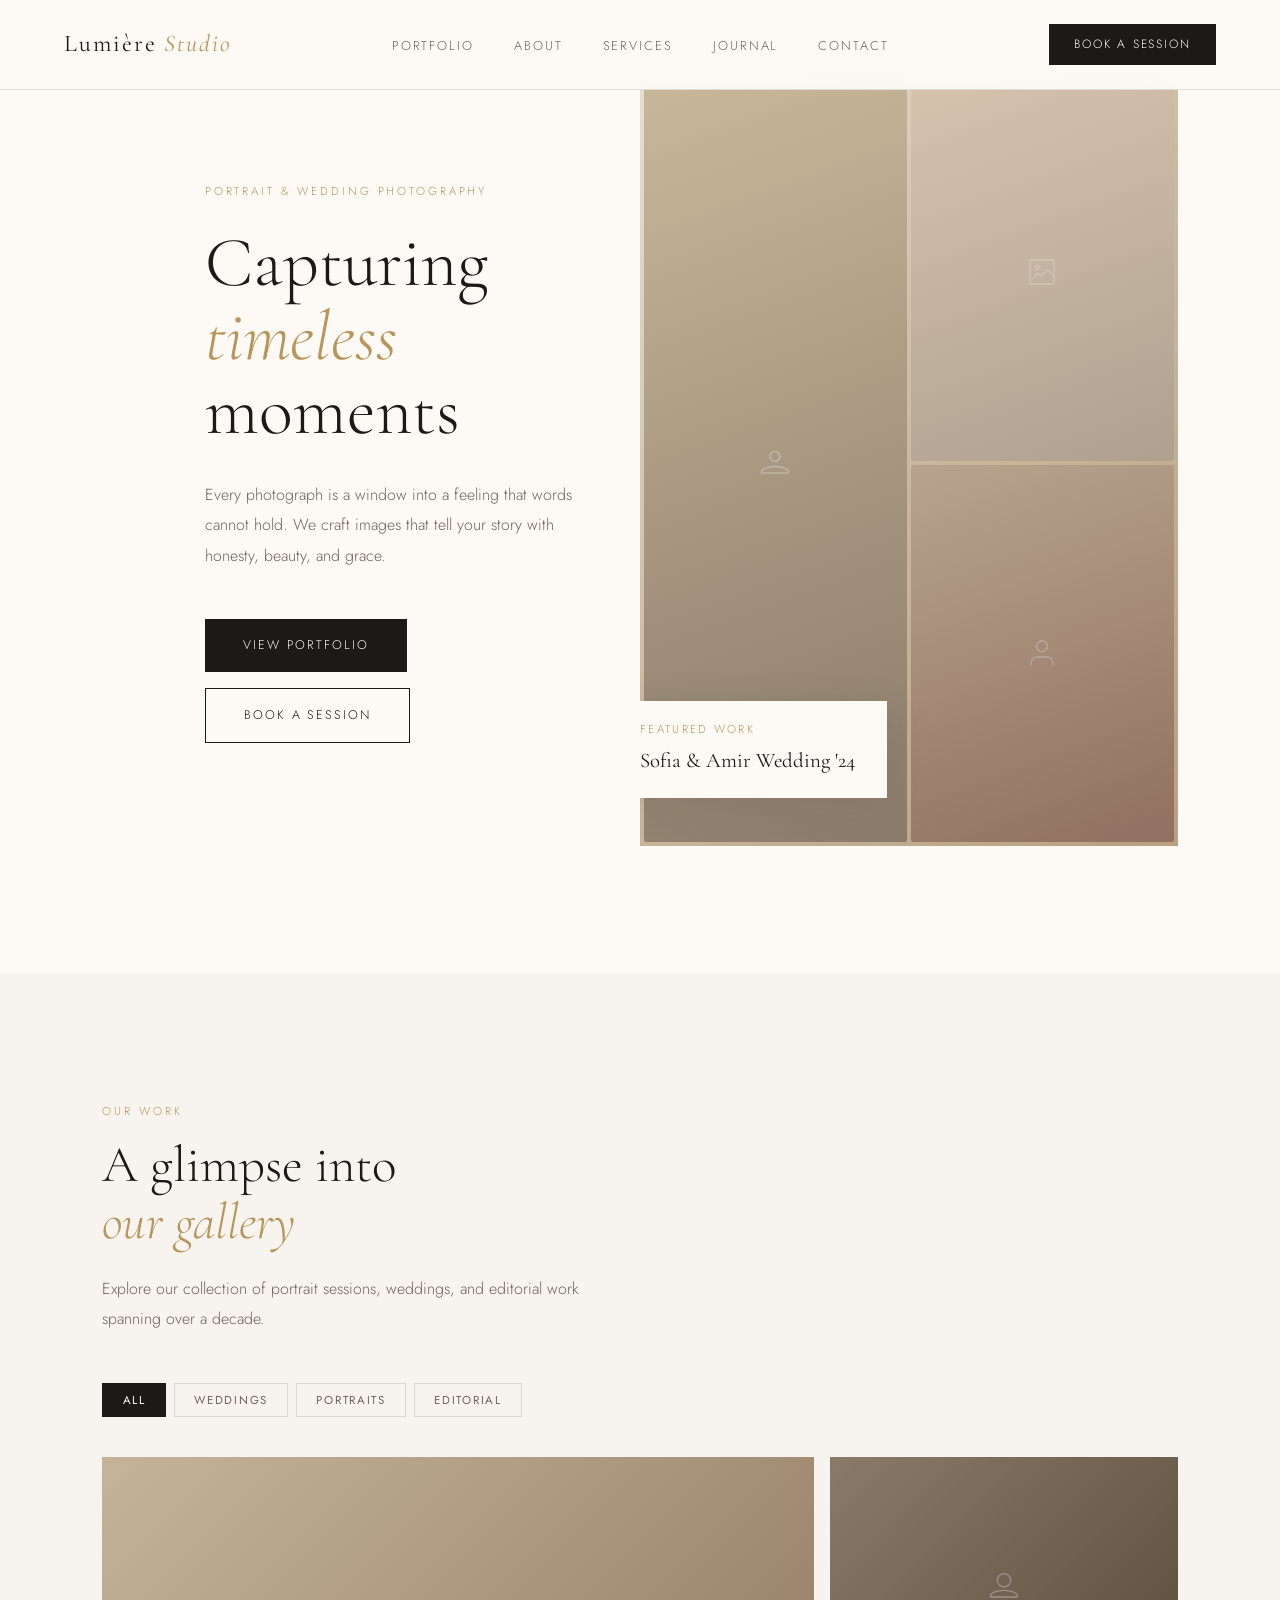
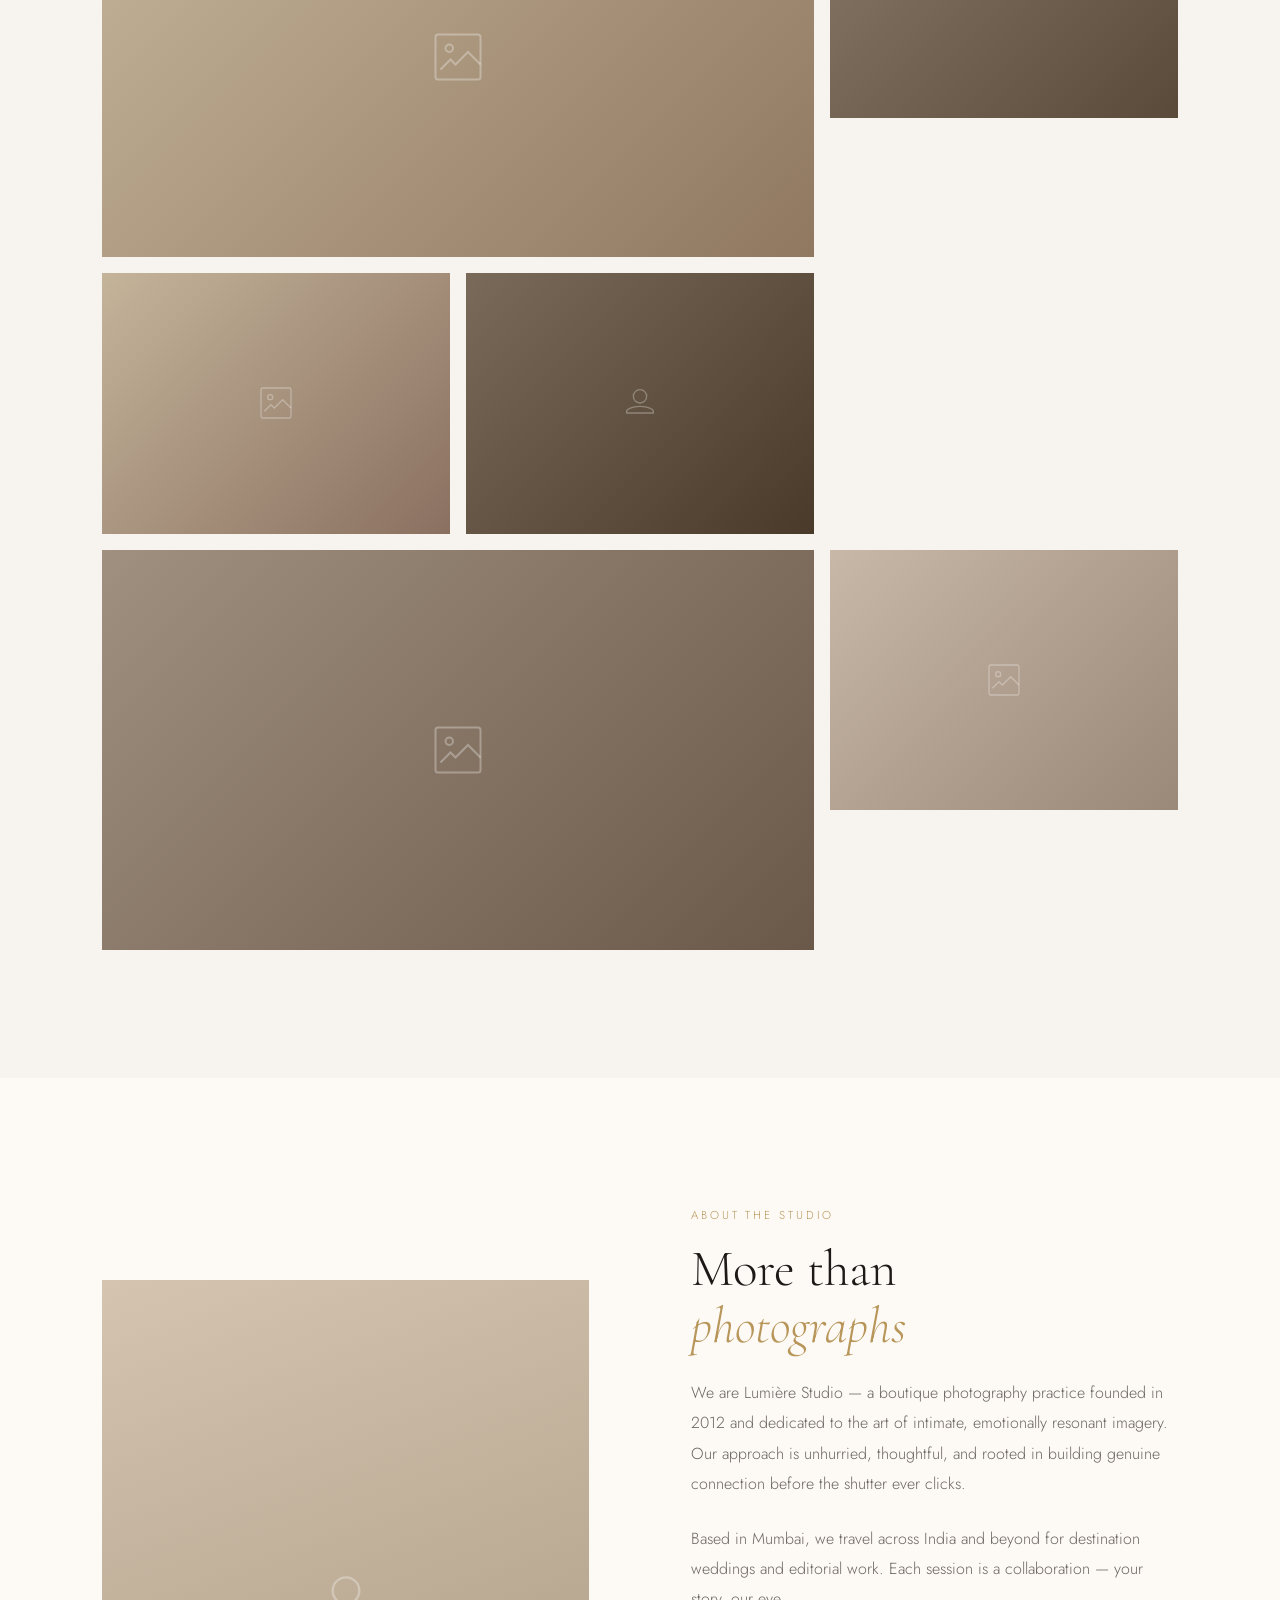
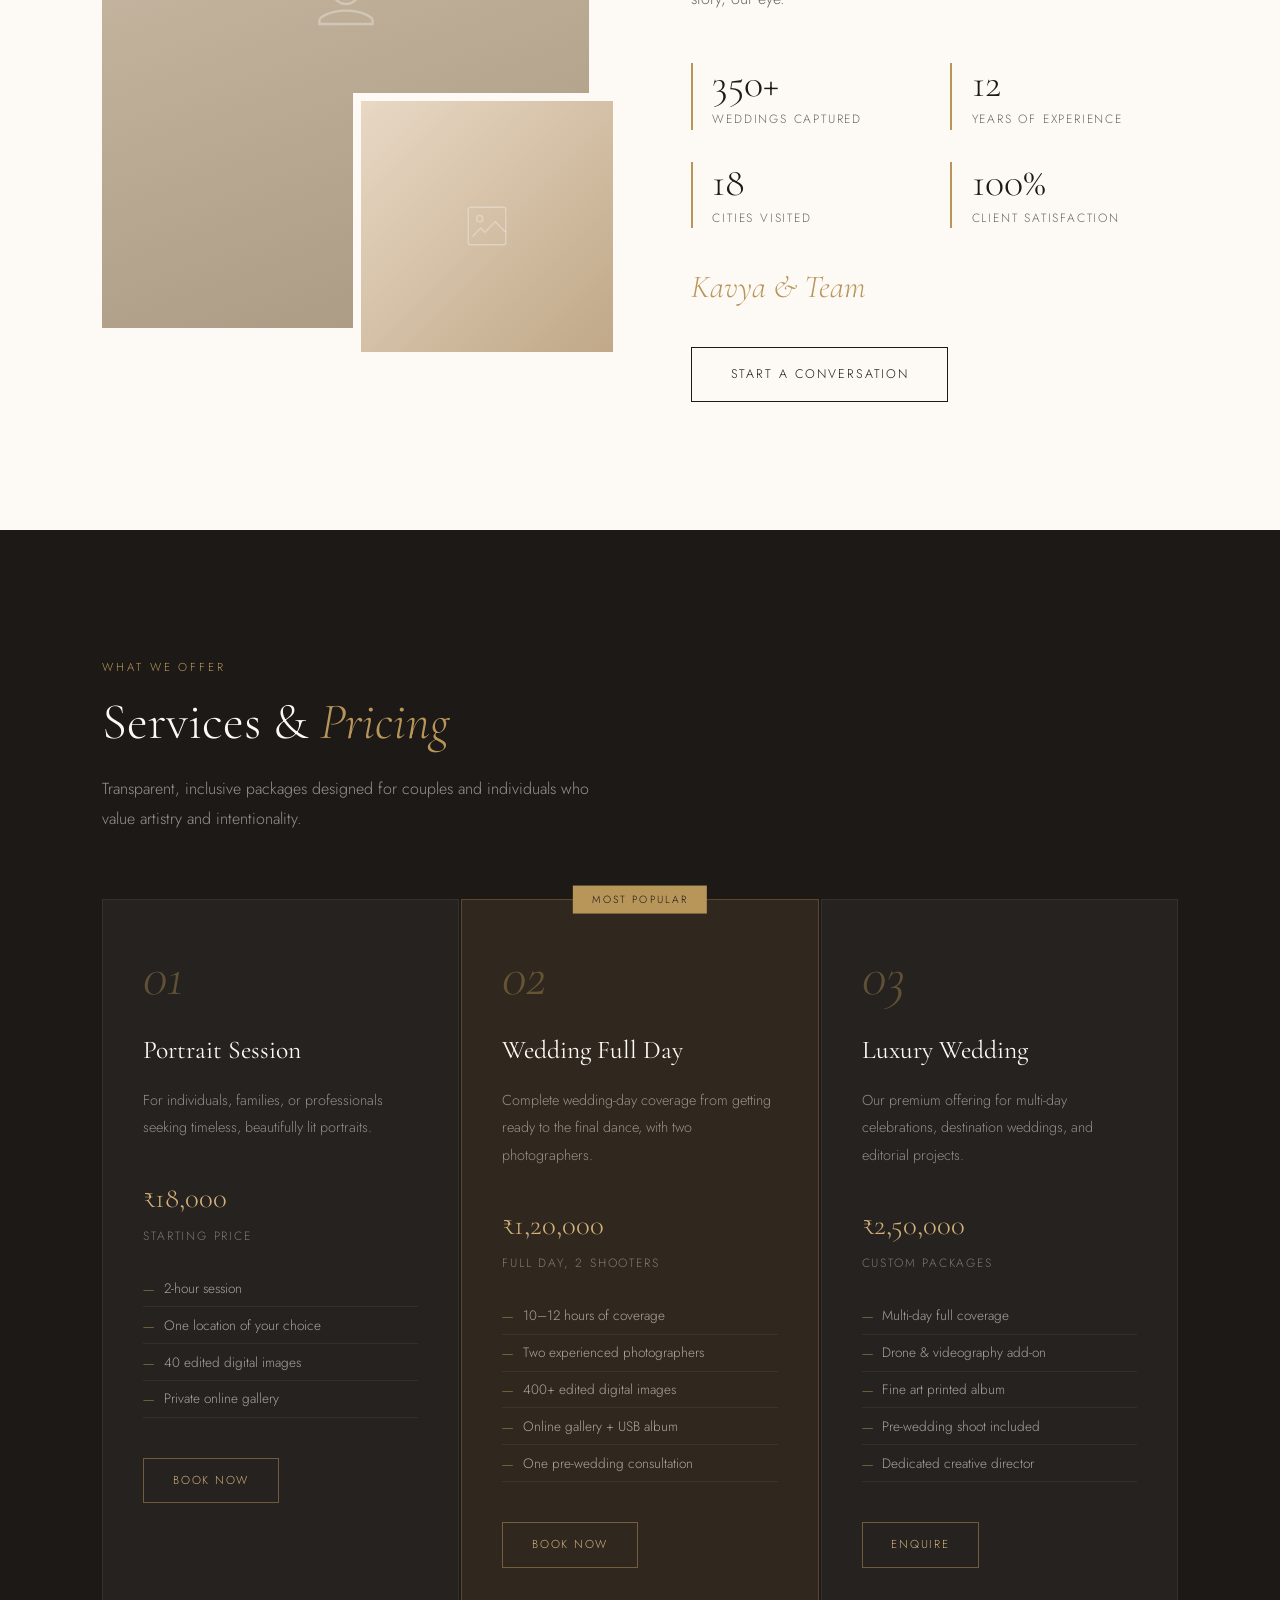
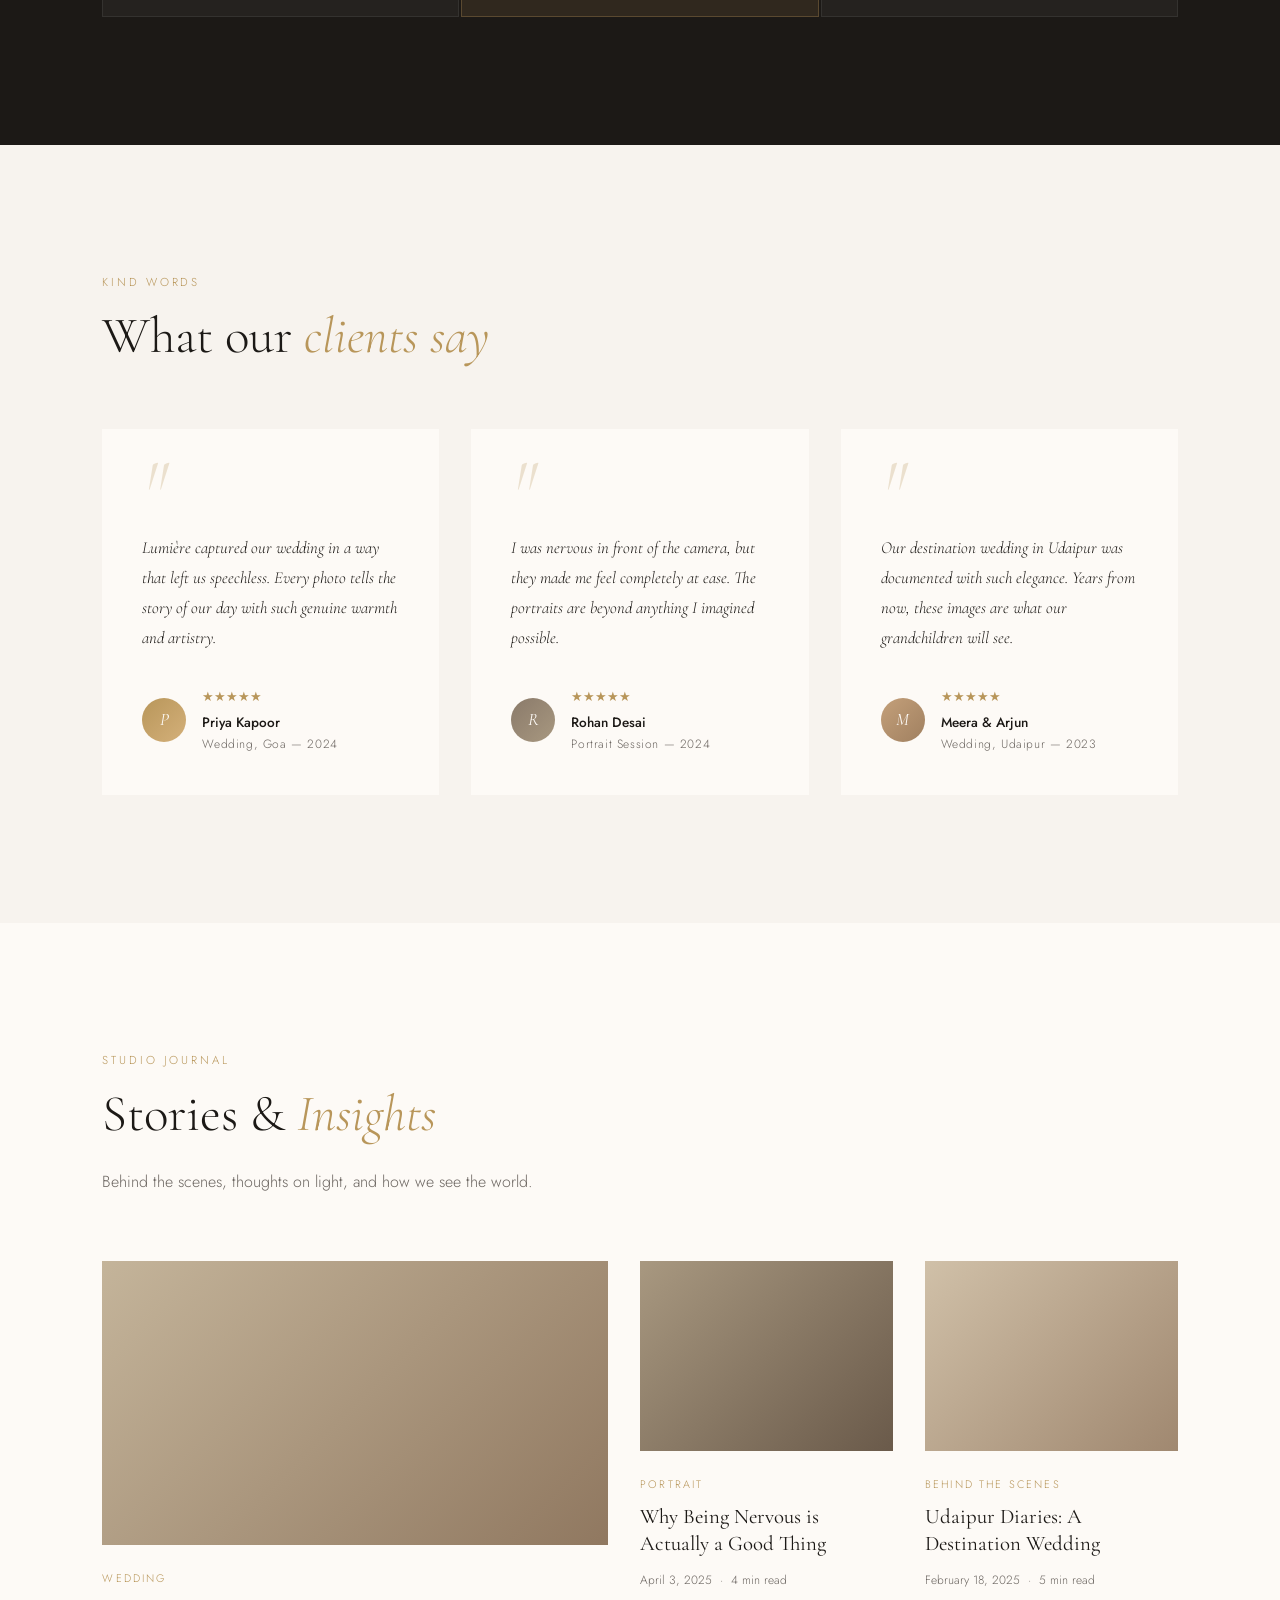
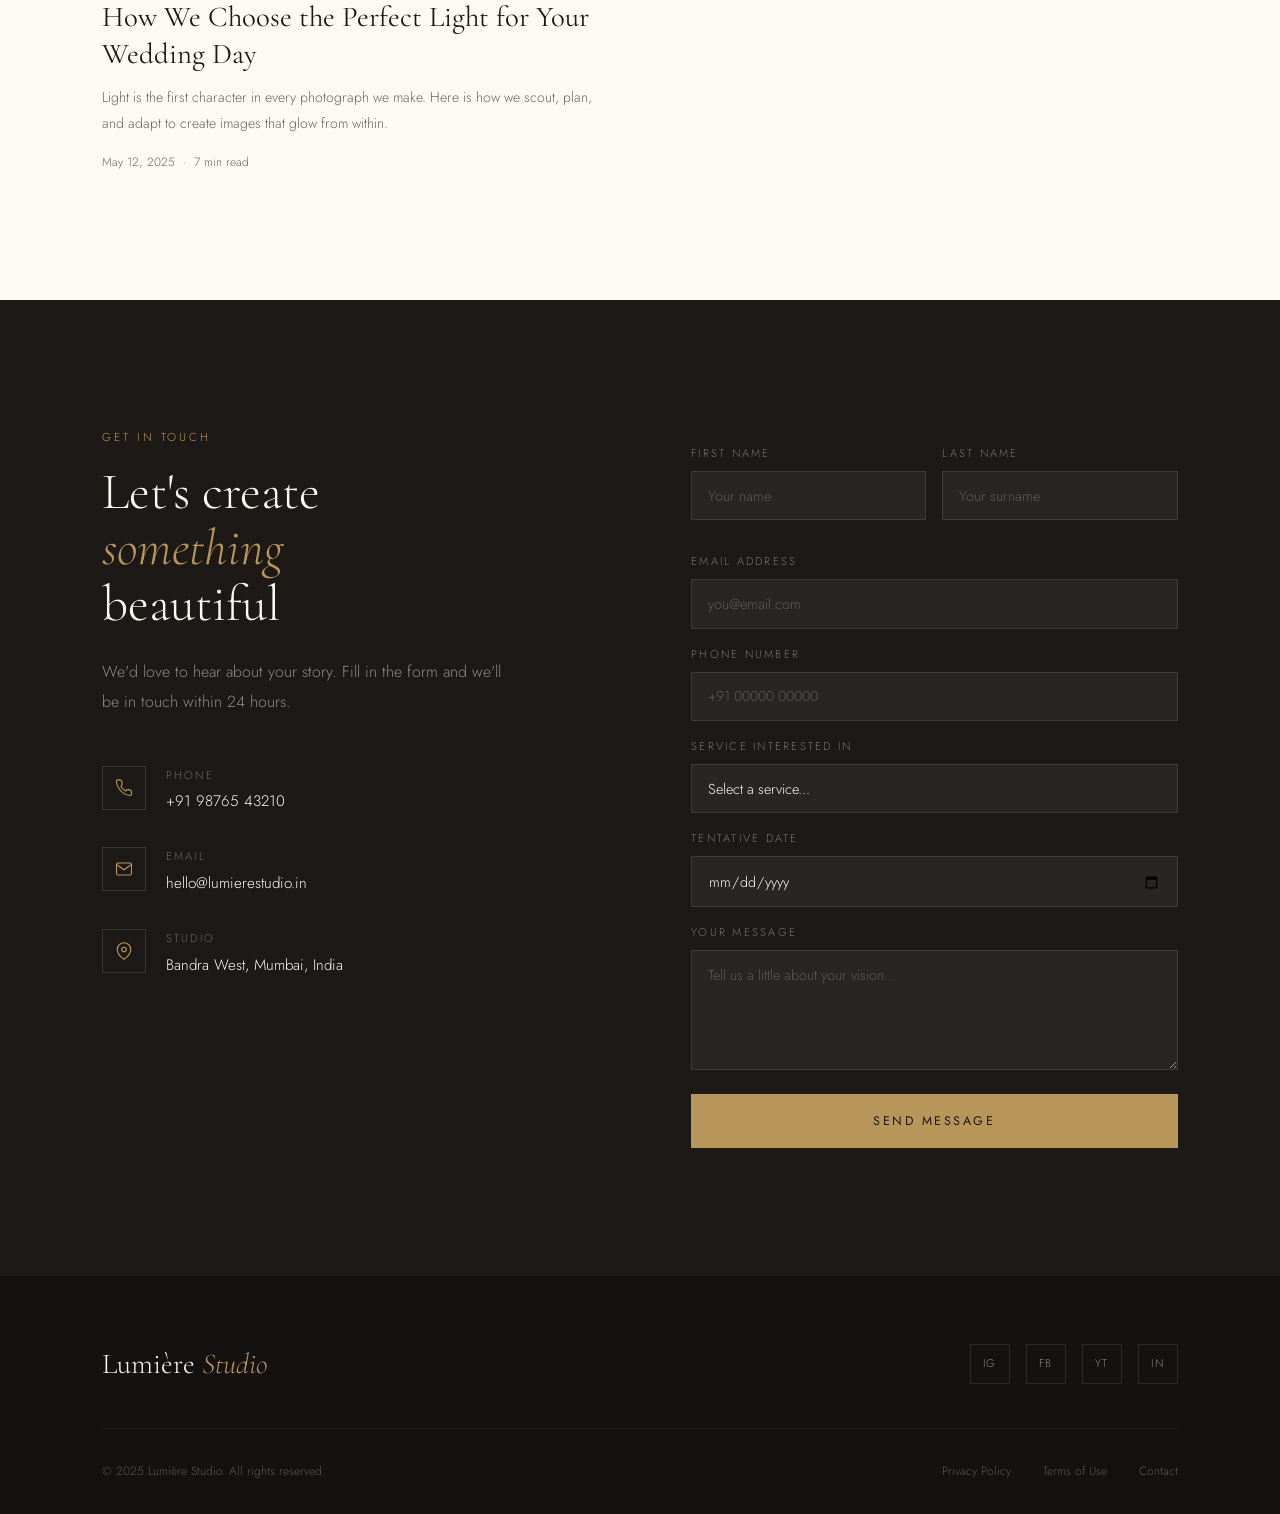
<file: lumiere/index.html>
<!DOCTYPE html>
<html lang="en">
<head>
  <meta charset="UTF-8" />
  <meta name="viewport" content="width=device-width, initial-scale=1.0" />
  <title>Lumière Studio — Portrait &amp; Wedding Photography</title>

  <!-- Google Fonts -->
  <link rel="preconnect" href="https://fonts.googleapis.com" />
  <link rel="preconnect" href="https://fonts.gstatic.com" crossorigin />
  <link href="https://fonts.googleapis.com/css2?family=Cormorant+Garamond:ital,wght@0,300;0,400;0,500;0,600;1,300;1,400&family=Jost:wght@300;400;500&display=swap" rel="stylesheet" />

  <!-- Stylesheets — load order matters -->
  <link rel="stylesheet" href="css/base.css" />
  <link rel="stylesheet" href="css/nav.css" />
  <link rel="stylesheet" href="css/hero.css" />
  <link rel="stylesheet" href="css/portfolio.css" />
  <link rel="stylesheet" href="css/about.css" />
  <link rel="stylesheet" href="css/services.css" />
  <link rel="stylesheet" href="css/sections.css" />
  <link rel="stylesheet" href="css/responsive.css" />
</head>
<body>

<!-- ============================================================
     NAVIGATION
     To edit links: update .nav-links and .mobile-menu below
     ============================================================ -->
<nav id="navbar">
  <a href="#hero" class="nav-logo">Lumière <span>Studio</span></a>
  <ul class="nav-links">
    <li><a href="#portfolio">Portfolio</a></li>
    <li><a href="#about">About</a></li>
    <li><a href="#services">Services</a></li>
    <li><a href="#blog">Journal</a></li>
    <li><a href="#contact">Contact</a></li>
  </ul>
  <a href="#contact" class="nav-cta">Book a Session</a>
  <div class="hamburger" id="hamburger" aria-label="Toggle menu" role="button" tabindex="0">
    <span></span><span></span><span></span>
  </div>
</nav>

<!-- Mobile dropdown (links mirrored from nav above) -->
<div class="mobile-menu" id="mobile-menu">
  <a href="#portfolio" onclick="closeMobileMenu()">Portfolio</a>
  <a href="#about"     onclick="closeMobileMenu()">About</a>
  <a href="#services"  onclick="closeMobileMenu()">Services</a>
  <a href="#blog"      onclick="closeMobileMenu()">Journal</a>
  <a href="#contact"   onclick="closeMobileMenu()">Book a Session</a>
</div>


<!-- ============================================================
     HERO
     Edit headline, tagline, and button links here
     ============================================================ -->
<section id="hero">
  <div class="hero-text">
    <p class="hero-tag">Portrait &amp; Wedding Photography</p>
    <h1 class="hero-h1">
      Capturing<br><em>timeless</em><br>moments
    </h1>
    <p class="hero-desc">
      Every photograph is a window into a feeling that words cannot hold.
      We craft images that tell your story with honesty, beauty, and grace.
    </p>
    <div class="hero-btns">
      <a href="#portfolio" class="btn-primary">View Portfolio</a>
      <a href="#contact"   class="btn-outline">Book a Session</a>
    </div>
  </div>

  <!-- Right-side image panel (hidden on mobile) -->
  <div class="hero-img-wrap">
    <div class="hero-photo-art">
      <div class="photo-cell" style="background: linear-gradient(160deg,#C8B89A,#8A7A6A);">
        <svg width="40" height="40" viewBox="0 0 24 24" fill="none" stroke="white" stroke-width="1"><circle cx="12" cy="8" r="3"/><path d="M12 14c-5 0-8 2-8 3v1h16v-1c0-1-3-3-8-3z"/></svg>
      </div>
      <div class="photo-cell" style="background: linear-gradient(160deg,#D4C4AE,#B0A090);">
        <svg width="32" height="32" viewBox="0 0 24 24" fill="none" stroke="white" stroke-width="1"><rect x="3" y="3" width="18" height="18" rx="1"/><circle cx="8.5" cy="8.5" r="1.5"/><path d="M21 15l-5-5-5 5-2-2-4 4"/></svg>
      </div>
      <div class="photo-cell" style="background: linear-gradient(160deg,#B8A48E,#907060);">
        <svg width="32" height="32" viewBox="0 0 24 24" fill="none" stroke="white" stroke-width="1"><path d="M20 21v-2a4 4 0 0 0-4-4H8a4 4 0 0 0-4 4v2"/><circle cx="12" cy="7" r="4"/></svg>
      </div>
    </div>
    <div class="hero-img-label">
      <p>Featured Work</p>
      <h3>Sofia &amp; Amir Wedding '24</h3>
    </div>
  </div>
</section>


<!-- ============================================================
     PORTFOLIO
     To add photos: replace .photo-placeholder divs with <img> tags
     To add categories: add a filter button + data-cat to items
     ============================================================ -->
<section id="portfolio">
  <p class="section-tag">Our Work</p>
  <h2 class="section-title">A glimpse into<br><em>our gallery</em></h2>
  <p class="section-sub">Explore our collection of portrait sessions, weddings, and editorial work spanning over a decade.</p>

  <div class="portfolio-filters">
    <button class="filter-btn active"  onclick="filterGallery('all', this)">All</button>
    <button class="filter-btn"         onclick="filterGallery('wedding', this)">Weddings</button>
    <button class="filter-btn"         onclick="filterGallery('portrait', this)">Portraits</button>
    <button class="filter-btn"         onclick="filterGallery('editorial', this)">Editorial</button>
  </div>

  <div class="portfolio-grid">

    <div class="portfolio-item" data-cat="wedding">
      <!-- Replace div below with: <img src="images/wedding-1.jpg" alt="Priya & Daniel Wedding" /> -->
      <div class="photo-placeholder" style="background: linear-gradient(135deg, #C4B49A, #907860);">
        <svg width="60" height="60" viewBox="0 0 24 24" fill="none" stroke="rgba(255,255,255,0.3)" stroke-width="0.8"><rect x="3" y="3" width="18" height="18" rx="1"/><circle cx="8.5" cy="8.5" r="1.5"/><path d="M21 15l-5-5-5 5-2-2-4 4"/></svg>
      </div>
      <div class="portfolio-overlay">
        <span>Priya &amp; Daniel</span>
        <small>Wedding — Goa</small>
      </div>
    </div>

    <div class="portfolio-item" data-cat="portrait">
      <div class="photo-placeholder" style="background: linear-gradient(135deg, #8A7A6A, #5A4A3A);">
        <svg width="40" height="40" viewBox="0 0 24 24" fill="none" stroke="rgba(255,255,255,0.3)" stroke-width="0.8"><circle cx="12" cy="8" r="4"/><path d="M12 14c-5 0-8 2-8 3v1h16v-1c0-1-3-3-8-3z"/></svg>
      </div>
      <div class="portfolio-overlay">
        <span>Aditi Sharma</span>
        <small>Portrait Session</small>
      </div>
    </div>

    <div class="portfolio-item" data-cat="editorial">
      <div class="photo-placeholder" style="background: linear-gradient(135deg, #C4B49A, #8A7060);">
        <svg width="40" height="40" viewBox="0 0 24 24" fill="none" stroke="rgba(255,255,255,0.3)" stroke-width="0.8"><rect x="3" y="3" width="18" height="18" rx="1"/><circle cx="8.5" cy="8.5" r="1.5"/><path d="M21 15l-5-5-5 5-2-2-4 4"/></svg>
      </div>
      <div class="portfolio-overlay">
        <span>Golden Hour</span>
        <small>Editorial</small>
      </div>
    </div>

    <div class="portfolio-item" data-cat="portrait">
      <div class="photo-placeholder" style="background: linear-gradient(135deg, #7A6A5A, #4A3A2A);">
        <svg width="40" height="40" viewBox="0 0 24 24" fill="none" stroke="rgba(255,255,255,0.3)" stroke-width="0.8"><circle cx="12" cy="8" r="4"/><path d="M12 14c-5 0-8 2-8 3v1h16v-1c0-1-3-3-8-3z"/></svg>
      </div>
      <div class="portfolio-overlay">
        <span>Rohan Mehta</span>
        <small>Portrait Session</small>
      </div>
    </div>

    <div class="portfolio-item" data-cat="wedding">
      <div class="photo-placeholder" style="background: linear-gradient(135deg, #A09080, #6A5848);">
        <svg width="60" height="60" viewBox="0 0 24 24" fill="none" stroke="rgba(255,255,255,0.3)" stroke-width="0.8"><rect x="3" y="3" width="18" height="18" rx="1"/><circle cx="8.5" cy="8.5" r="1.5"/><path d="M21 15l-5-5-5 5-2-2-4 4"/></svg>
      </div>
      <div class="portfolio-overlay">
        <span>Meera &amp; Karan</span>
        <small>Wedding — Mumbai</small>
      </div>
    </div>

    <div class="portfolio-item" data-cat="editorial">
      <div class="photo-placeholder" style="background: linear-gradient(135deg, #C8B8A8, #9A8878);">
        <svg width="40" height="40" viewBox="0 0 24 24" fill="none" stroke="rgba(255,255,255,0.3)" stroke-width="0.8"><rect x="3" y="3" width="18" height="18" rx="1"/><circle cx="8.5" cy="8.5" r="1.5"/><path d="M21 15l-5-5-5 5-2-2-4 4"/></svg>
      </div>
      <div class="portfolio-overlay">
        <span>Soft Bloom</span>
        <small>Editorial</small>
      </div>
    </div>

  </div>
</section>


<!-- ============================================================
     ABOUT
     Edit stats, bio text, and signature name here
     ============================================================ -->
<section id="about">
  <div class="about-img-wrap">
    <div class="about-img-main">
      <!-- Replace with: <img src="images/photographer.jpg" alt="Kavya, Lead Photographer" /> -->
      <svg width="80" height="80" viewBox="0 0 24 24" fill="none" stroke="rgba(255,255,255,0.3)" stroke-width="0.7"><circle cx="12" cy="8" r="4"/><path d="M12 14c-5 0-8 2-8 3v1h16v-1c0-1-3-3-8-3z"/></svg>
    </div>
    <div class="about-img-accent">
      <div class="about-img-accent-inner">
        <svg width="50" height="50" viewBox="0 0 24 24" fill="none" stroke="rgba(255,255,255,0.3)" stroke-width="0.7"><rect x="3" y="3" width="18" height="18" rx="1"/><circle cx="8.5" cy="8.5" r="1.5"/><path d="M21 15l-5-5-5 5-2-2-4 4"/></svg>
      </div>
    </div>
  </div>

  <div class="about-text">
    <p class="section-tag">About the Studio</p>
    <h2 class="section-title">More than<br><em>photographs</em></h2>
    <p class="section-sub">
      We are Lumière Studio — a boutique photography practice founded in 2012 and dedicated to the art of intimate, emotionally resonant imagery. Our approach is unhurried, thoughtful, and rooted in building genuine connection before the shutter ever clicks.
    </p>
    <p style="font-size: 1rem; color: var(--warm-gray); line-height: 1.9; margin-top: 1.5rem; max-width: 520px;">
      Based in Mumbai, we travel across India and beyond for destination weddings and editorial work. Each session is a collaboration — your story, our eye.
    </p>

    <!-- Edit stats below -->
    <div class="about-stats">
      <div class="stat-item">
        <div class="stat-num">350+</div>
        <div class="stat-label">Weddings Captured</div>
      </div>
      <div class="stat-item">
        <div class="stat-num">12</div>
        <div class="stat-label">Years of Experience</div>
      </div>
      <div class="stat-item">
        <div class="stat-num">18</div>
        <div class="stat-label">Cities Visited</div>
      </div>
      <div class="stat-item">
        <div class="stat-num">100%</div>
        <div class="stat-label">Client Satisfaction</div>
      </div>
    </div>

    <p class="signature">Kavya &amp; Team</p>
    <a href="#contact" class="btn-outline" style="display: inline-block; margin-top: 2rem;">Start a Conversation</a>
  </div>
</section>


<!-- ============================================================
     SERVICES & PRICING
     Edit prices, features, and package names here
     ============================================================ -->
<section id="services">
  <p class="section-tag">What We Offer</p>
  <h2 class="section-title">Services &amp; <em>Pricing</em></h2>
  <p class="section-sub">Transparent, inclusive packages designed for couples and individuals who value artistry and intentionality.</p>

  <div class="services-grid">

    <!-- Package 1: Portrait -->
    <div class="service-card">
      <div class="service-num">01</div>
      <div class="service-title">Portrait Session</div>
      <div class="service-desc">For individuals, families, or professionals seeking timeless, beautifully lit portraits.</div>
      <div class="service-price">₹18,000 <span>Starting price</span></div>
      <ul class="service-features">
        <li>2-hour session</li>
        <li>One location of your choice</li>
        <li>40 edited digital images</li>
        <li>Private online gallery</li>
      </ul>
      <a href="#contact" class="btn-service">Book Now</a>
    </div>

    <!-- Package 2: Wedding (Featured) -->
    <div class="service-card service-featured">
      <div class="featured-badge">Most Popular</div>
      <div class="service-num">02</div>
      <div class="service-title">Wedding Full Day</div>
      <div class="service-desc">Complete wedding-day coverage from getting ready to the final dance, with two photographers.</div>
      <div class="service-price">₹1,20,000 <span>Full day, 2 shooters</span></div>
      <ul class="service-features">
        <li>10–12 hours of coverage</li>
        <li>Two experienced photographers</li>
        <li>400+ edited digital images</li>
        <li>Online gallery + USB album</li>
        <li>One pre-wedding consultation</li>
      </ul>
      <a href="#contact" class="btn-service">Book Now</a>
    </div>

    <!-- Package 3: Luxury -->
    <div class="service-card">
      <div class="service-num">03</div>
      <div class="service-title">Luxury Wedding</div>
      <div class="service-desc">Our premium offering for multi-day celebrations, destination weddings, and editorial projects.</div>
      <div class="service-price">₹2,50,000 <span>Custom packages</span></div>
      <ul class="service-features">
        <li>Multi-day full coverage</li>
        <li>Drone &amp; videography add-on</li>
        <li>Fine art printed album</li>
        <li>Pre-wedding shoot included</li>
        <li>Dedicated creative director</li>
      </ul>
      <a href="#contact" class="btn-service">Enquire</a>
    </div>

  </div>
</section>


<!-- ============================================================
     TESTIMONIALS
     Edit client quotes, names, and event details here
     ============================================================ -->
<section id="testimonials">
  <p class="section-tag">Kind Words</p>
  <h2 class="section-title">What our <em>clients say</em></h2>
  <div class="testimonials-grid">

    <div class="testimonial-card">
      <div class="quote-mark">"</div>
      <p class="testimonial-text">Lumière captured our wedding in a way that left us speechless. Every photo tells the story of our day with such genuine warmth and artistry.</p>
      <div class="testimonial-author">
        <div class="author-avatar" style="background: linear-gradient(135deg, #B8965A, #D4B07A);">P</div>
        <div>
          <div class="stars">★★★★★</div>
          <div class="author-name">Priya Kapoor</div>
          <div class="author-event">Wedding, Goa — 2024</div>
        </div>
      </div>
    </div>

    <div class="testimonial-card">
      <div class="quote-mark">"</div>
      <p class="testimonial-text">I was nervous in front of the camera, but they made me feel completely at ease. The portraits are beyond anything I imagined possible.</p>
      <div class="testimonial-author">
        <div class="author-avatar" style="background: linear-gradient(135deg, #8A7A6A, #A89880);">R</div>
        <div>
          <div class="stars">★★★★★</div>
          <div class="author-name">Rohan Desai</div>
          <div class="author-event">Portrait Session — 2024</div>
        </div>
      </div>
    </div>

    <div class="testimonial-card">
      <div class="quote-mark">"</div>
      <p class="testimonial-text">Our destination wedding in Udaipur was documented with such elegance. Years from now, these images are what our grandchildren will see.</p>
      <div class="testimonial-author">
        <div class="author-avatar" style="background: linear-gradient(135deg, #C4A07A, #A08060);">M</div>
        <div>
          <div class="stars">★★★★★</div>
          <div class="author-name">Meera &amp; Arjun</div>
          <div class="author-event">Wedding, Udaipur — 2023</div>
        </div>
      </div>
    </div>

  </div>
</section>


<!-- ============================================================
     BLOG / JOURNAL
     Edit article titles, tags, and dates here
     ============================================================ -->
<section id="blog">
  <p class="section-tag">Studio Journal</p>
  <h2 class="section-title">Stories &amp; <em>Insights</em></h2>
  <p class="section-sub">Behind the scenes, thoughts on light, and how we see the world.</p>

  <div class="blog-grid">

    <div class="blog-card">
      <div class="blog-img">
        <!-- Replace with: <img src="images/blog-1.jpg" alt="..." /> -->
        <div class="blog-img-inner"></div>
      </div>
      <p class="blog-tag">Wedding</p>
      <h3 class="blog-title">How We Choose the Perfect Light for Your Wedding Day</h3>
      <p class="blog-excerpt">Light is the first character in every photograph we make. Here is how we scout, plan, and adapt to create images that glow from within.</p>
      <p class="blog-meta">May 12, 2025 &nbsp;·&nbsp; 7 min read</p>
    </div>

    <div class="blog-card">
      <div class="blog-img">
        <div class="blog-img-inner"></div>
      </div>
      <p class="blog-tag">Portrait</p>
      <h3 class="blog-title">Why Being Nervous is Actually a Good Thing</h3>
      <p class="blog-meta">April 3, 2025 &nbsp;·&nbsp; 4 min read</p>
    </div>

    <div class="blog-card">
      <div class="blog-img">
        <div class="blog-img-inner"></div>
      </div>
      <p class="blog-tag">Behind the Scenes</p>
      <h3 class="blog-title">Udaipur Diaries: A Destination Wedding</h3>
      <p class="blog-meta">February 18, 2025 &nbsp;·&nbsp; 5 min read</p>
    </div>

  </div>
</section>


<!-- ============================================================
     CONTACT
     Edit phone, email, location, and form options here
     ============================================================ -->
<section id="contact">
  <div>
    <p class="section-tag">Get in Touch</p>
    <h2 class="section-title">Let's create<br><em>something</em><br>beautiful</h2>
    <p class="section-sub">We'd love to hear about your story. Fill in the form and we'll be in touch within 24 hours.</p>

    <div class="contact-info">

      <div class="contact-item">
        <div class="contact-icon">
          <svg viewBox="0 0 24 24"><path d="M22 16.92v3a2 2 0 0 1-2.18 2 19.79 19.79 0 0 1-8.63-3.07A19.5 19.5 0 0 1 4.84 12a19.79 19.79 0 0 1-3.07-8.67 2 2 0 0 1 2-2.18h3a2 2 0 0 1 2 1.72c.127.96.361 1.903.7 2.81a2 2 0 0 1-.45 2.11L8.09 9.91a16 16 0 0 0 6 6l1.27-1.27a2 2 0 0 1 2.11-.45c.907.339 1.85.573 2.81.7A2 2 0 0 1 22 16.92z"/></svg>
        </div>
        <div>
          <div class="contact-label">Phone</div>
          <div class="contact-value">+91 98765 43210</div>
        </div>
      </div>

      <div class="contact-item">
        <div class="contact-icon">
          <svg viewBox="0 0 24 24"><path d="M4 4h16c1.1 0 2 .9 2 2v12c0 1.1-.9 2-2 2H4c-1.1 0-2-.9-2-2V6c0-1.1.9-2 2-2z"/><polyline points="22,6 12,13 2,6"/></svg>
        </div>
        <div>
          <div class="contact-label">Email</div>
          <div class="contact-value">hello@lumierestudio.in</div>
        </div>
      </div>

      <div class="contact-item">
        <div class="contact-icon">
          <svg viewBox="0 0 24 24"><path d="M21 10c0 7-9 13-9 13s-9-6-9-13a9 9 0 0 1 18 0z"/><circle cx="12" cy="10" r="3"/></svg>
        </div>
        <div>
          <div class="contact-label">Studio</div>
          <div class="contact-value">Bandra West, Mumbai, India</div>
        </div>
      </div>

    </div>
  </div>

  <div class="contact-form">
    <div class="form-row">
      <div class="form-group">
        <label for="fname">First Name</label>
        <input type="text" id="fname" placeholder="Your name" />
      </div>
      <div class="form-group">
        <label for="lname">Last Name</label>
        <input type="text" id="lname" placeholder="Your surname" />
      </div>
    </div>
    <div class="form-group">
      <label for="email">Email Address</label>
      <input type="email" id="email" placeholder="you@email.com" />
    </div>
    <div class="form-group">
      <label for="phone">Phone Number</label>
      <input type="tel" id="phone" placeholder="+91 00000 00000" />
    </div>
    <div class="form-group">
      <label for="service">Service Interested In</label>
      <select id="service">
        <option value="">Select a service...</option>
        <option>Wedding Full Day</option>
        <option>Luxury Wedding</option>
        <option>Portrait Session</option>
        <option>Editorial / Commercial</option>
        <option>Other</option>
      </select>
    </div>
    <div class="form-group">
      <label for="date">Tentative Date</label>
      <input type="date" id="date" />
    </div>
    <div class="form-group">
      <label for="message">Your Message</label>
      <textarea id="message" placeholder="Tell us a little about your vision..."></textarea>
    </div>
    <button class="form-submit" onclick="submitForm()">Send Message</button>
    <div id="form-success">✦ &nbsp; Thank you! We'll be in touch within 24 hours.</div>
  </div>
</section>


<!-- ============================================================
     FOOTER
     Edit social links and footer text here
     ============================================================ -->
<footer>
  <div class="footer-top">
    <a href="#hero" class="footer-logo">Lumière <span>Studio</span></a>
    <div class="footer-socials">
      <a href="#" class="social-link" aria-label="Instagram">IG</a>
      <a href="#" class="social-link" aria-label="Facebook">FB</a>
      <a href="#" class="social-link" aria-label="YouTube">YT</a>
      <a href="#" class="social-link" aria-label="LinkedIn">IN</a>
    </div>
  </div>
  <div class="footer-bottom">
    <p>© 2025 Lumière Studio. All rights reserved.</p>
    <div class="footer-links">
      <a href="#">Privacy Policy</a>
      <a href="#">Terms of Use</a>
      <a href="#contact">Contact</a>
    </div>
  </div>
</footer>


<!-- JavaScript — loaded last so DOM is ready -->
<script src="js/main.js"></script>

</body>
</html>
</file>
<file: lumiere/css/base.css>
/* ============================================
   BASE.CSS — Variables, Reset, Global Styles
   ============================================ */

*, *::before, *::after {
  box-sizing: border-box;
  margin: 0;
  padding: 0;
}

/* ── CSS Variables (Design Tokens) ── */
:root {
  --cream:      #F7F3EE;
  --warm-white: #FDFAF6;
  --charcoal:   #1C1916;
  --warm-gray:  #6B6560;
  --gold:       #B8965A;
  --gold-light: #D4B07A;
  --border:     rgba(28, 25, 22, 0.12);

  --font-serif: 'Cormorant Garamond', Georgia, serif;
  --font-sans:  'Jost', sans-serif;
}

/* ── Global ── */
html {
  scroll-behavior: smooth;
}

body {
  font-family: var(--font-sans);
  background: var(--warm-white);
  color: var(--charcoal);
  font-weight: 300;
  line-height: 1.7;
  overflow-x: hidden;
}

/* ── Shared Section Styles ── */
section {
  padding: 8rem 8vw;
}

.section-tag {
  font-size: 0.72rem;
  letter-spacing: 0.25em;
  text-transform: uppercase;
  color: var(--gold);
  margin-bottom: 1rem;
}

.section-title {
  font-family: var(--font-serif);
  font-size: clamp(2.2rem, 4vw, 3.8rem);
  font-weight: 300;
  line-height: 1.1;
  margin-bottom: 1.5rem;
}

.section-title em {
  font-style: italic;
  color: var(--gold);
}

.section-sub {
  font-size: 1rem;
  color: var(--warm-gray);
  max-width: 520px;
  line-height: 1.9;
}

/* ── Shared Buttons ── */
.btn-primary {
  display: inline-block;
  background: var(--charcoal);
  color: var(--warm-white);
  padding: 1rem 2.4rem;
  text-decoration: none;
  font-size: 0.78rem;
  letter-spacing: 0.15em;
  text-transform: uppercase;
  transition: background 0.2s;
}

.btn-primary:hover {
  background: var(--gold);
}

.btn-outline {
  display: inline-block;
  border: 1px solid var(--charcoal);
  color: var(--charcoal);
  padding: 1rem 2.4rem;
  text-decoration: none;
  font-size: 0.78rem;
  letter-spacing: 0.15em;
  text-transform: uppercase;
  transition: all 0.2s;
}

.btn-outline:hover {
  background: var(--charcoal);
  color: var(--warm-white);
}
</file>
<file: lumiere/css/nav.css>
/* ============================================
   NAV.CSS — Navigation Bar & Mobile Menu
   ============================================ */

nav {
  position: fixed;
  top: 0; left: 0; right: 0;
  z-index: 100;
  display: flex;
  align-items: center;
  justify-content: space-between;
  padding: 1.5rem 5vw;
  background: rgba(253, 250, 246, 0.92);
  backdrop-filter: blur(12px);
  border-bottom: 1px solid var(--border);
  transition: padding 0.3s;
}

.nav-logo {
  font-family: var(--font-serif);
  font-size: 1.5rem;
  font-weight: 400;
  letter-spacing: 0.08em;
  color: var(--charcoal);
  text-decoration: none;
}

.nav-logo span {
  color: var(--gold);
  font-style: italic;
}

.nav-links {
  display: flex;
  gap: 2.5rem;
  list-style: none;
}

.nav-links a {
  font-size: 0.8rem;
  letter-spacing: 0.15em;
  text-transform: uppercase;
  color: var(--warm-gray);
  text-decoration: none;
  transition: color 0.2s;
}

.nav-links a:hover {
  color: var(--charcoal);
}

.nav-cta {
  font-size: 0.75rem;
  letter-spacing: 0.15em;
  text-transform: uppercase;
  background: var(--charcoal);
  color: var(--warm-white);
  border: none;
  padding: 0.65rem 1.6rem;
  cursor: pointer;
  text-decoration: none;
  transition: background 0.2s;
}

.nav-cta:hover {
  background: var(--gold);
}

/* ── Hamburger (Mobile) ── */
.hamburger {
  display: none;
  flex-direction: column;
  gap: 5px;
  cursor: pointer;
  padding: 4px;
}

.hamburger span {
  display: block;
  width: 24px;
  height: 1.5px;
  background: var(--charcoal);
  transition: 0.3s;
}

/* ── Mobile Menu Dropdown ── */
.mobile-menu {
  display: none;
  flex-direction: column;
  gap: 0;
  position: fixed;
  top: 72px; left: 0; right: 0;
  background: var(--warm-white);
  border-bottom: 1px solid var(--border);
  z-index: 99;
  padding: 1rem 0;
}

.mobile-menu.open {
  display: flex;
}

.mobile-menu a {
  padding: 0.9rem 5vw;
  font-size: 0.85rem;
  letter-spacing: 0.12em;
  text-transform: uppercase;
  color: var(--charcoal);
  text-decoration: none;
  border-bottom: 1px solid var(--border);
}
</file>
<file: lumiere/css/hero.css>
/* ============================================
   HERO.CSS — Hero / Landing Section
   ============================================ */

#hero {
  min-height: 100vh;
  display: grid;
  grid-template-columns: 1fr 1fr;
  padding-top: 80px;
}

/* ── Left: Text ── */
.hero-text {
  display: flex;
  flex-direction: column;
  justify-content: center;
  padding: 8vw 5vw 8vw 8vw;
}

.hero-tag {
  font-size: 0.72rem;
  letter-spacing: 0.25em;
  text-transform: uppercase;
  color: var(--gold);
  margin-bottom: 1.5rem;
}

.hero-h1 {
  font-family: var(--font-serif);
  font-size: clamp(3rem, 5.5vw, 6rem);
  font-weight: 300;
  line-height: 1.05;
  color: var(--charcoal);
  margin-bottom: 2rem;
}

.hero-h1 em {
  font-style: italic;
  color: var(--gold);
}

.hero-desc {
  font-size: 1rem;
  color: var(--warm-gray);
  max-width: 420px;
  line-height: 1.9;
  margin-bottom: 3rem;
}

.hero-btns {
  display: flex;
  gap: 1rem;
  flex-wrap: wrap;
}

/* ── Right: Image Panel ── */
.hero-img-wrap {
  position: relative;
  overflow: hidden;
  background: var(--cream);
}

.hero-img-wrap::before {
  content: '';
  position: absolute;
  inset: 0;
  background: linear-gradient(135deg, #E8DDD0 0%, #C9B99E 50%, #B8A080 100%);
  z-index: 1;
}

.hero-img-label {
  position: absolute;
  bottom: 3rem;
  left: -2rem;
  background: var(--warm-white);
  padding: 1.2rem 2rem;
  z-index: 3;
  box-shadow: 0 4px 40px rgba(0, 0, 0, 0.08);
}

.hero-img-label p {
  font-size: 0.72rem;
  letter-spacing: 0.2em;
  text-transform: uppercase;
  color: var(--gold);
}

.hero-img-label h3 {
  font-family: var(--font-serif);
  font-size: 1.3rem;
  font-weight: 400;
  margin-top: 0.2rem;
}

/* ── Decorative Photo Placeholder Grid ── */
.hero-photo-art {
  position: absolute;
  inset: 0;
  z-index: 2;
  display: grid;
  grid-template-columns: 1fr 1fr;
  grid-template-rows: 1fr 1fr;
  gap: 4px;
  padding: 4px;
}

.photo-cell {
  border-radius: 2px;
  overflow: hidden;
  display: flex;
  align-items: center;
  justify-content: center;
}

.photo-cell:nth-child(1) { background: #D4C4B0; grid-row: 1 / 3; }
.photo-cell:nth-child(2) { background: #C8B89A; }
.photo-cell:nth-child(3) { background: #BCAA8E; }

.photo-cell svg {
  opacity: 0.25;
}
</file>
<file: lumiere/css/portfolio.css>
/* ============================================
   PORTFOLIO.CSS — Gallery & Filter Styles
   ============================================ */

#portfolio {
  background: var(--cream);
}

/* ── Filter Buttons ── */
.portfolio-filters {
  display: flex;
  gap: 0.5rem;
  flex-wrap: wrap;
  margin: 3rem 0 2.5rem;
}

.filter-btn {
  font-family: var(--font-sans);
  font-size: 0.72rem;
  letter-spacing: 0.15em;
  text-transform: uppercase;
  padding: 0.5rem 1.2rem;
  border: 1px solid var(--border);
  background: transparent;
  color: var(--warm-gray);
  cursor: pointer;
  transition: all 0.2s;
}

.filter-btn.active,
.filter-btn:hover {
  background: var(--charcoal);
  color: var(--warm-white);
  border-color: var(--charcoal);
}

/* ── Grid Layout ── */
.portfolio-grid {
  display: grid;
  grid-template-columns: repeat(3, 1fr);
  gap: 1rem;
}

/* Wide items */
.portfolio-item:nth-child(1) { grid-column: span 2; }
.portfolio-item:nth-child(5) { grid-column: span 2; }

/* ── Individual Items ── */
.portfolio-item {
  position: relative;
  overflow: hidden;
  cursor: pointer;
}

.photo-placeholder {
  width: 100%;
  aspect-ratio: 4 / 3;
  display: flex;
  align-items: center;
  justify-content: center;
  font-family: var(--font-serif);
  font-style: italic;
  font-size: 1.1rem;
  color: rgba(255, 255, 255, 0.5);
  position: relative;
}

/* Individual placeholder colours — swap these for real <img> tags */
.portfolio-item:nth-child(1) .photo-placeholder { background: #B8A88A; aspect-ratio: 16 / 9; }
.portfolio-item:nth-child(2) .photo-placeholder { background: #8A7A6A; }
.portfolio-item:nth-child(3) .photo-placeholder { background: #C4B49A; }
.portfolio-item:nth-child(4) .photo-placeholder { background: #7A6A5A; }
.portfolio-item:nth-child(5) .photo-placeholder { background: #A09080; aspect-ratio: 16 / 9; }
.portfolio-item:nth-child(6) .photo-placeholder { background: #C8B8A8; }

/* ── Hover Overlay ── */
.portfolio-overlay {
  position: absolute;
  inset: 0;
  background: rgba(28, 25, 22, 0.6);
  opacity: 0;
  display: flex;
  flex-direction: column;
  align-items: center;
  justify-content: center;
  transition: opacity 0.3s;
}

.portfolio-item:hover .portfolio-overlay {
  opacity: 1;
}

.portfolio-overlay span {
  font-family: var(--font-serif);
  font-size: 1.4rem;
  font-style: italic;
  color: var(--warm-white);
  margin-bottom: 0.5rem;
}

.portfolio-overlay small {
  font-size: 0.7rem;
  letter-spacing: 0.2em;
  text-transform: uppercase;
  color: var(--gold-light);
}
</file>
<file: lumiere/css/about.css>
/* ============================================
   ABOUT.CSS — About / Studio Section
   ============================================ */

#about {
  display: grid;
  grid-template-columns: 1fr 1fr;
  gap: 8vw;
  align-items: center;
}

/* ── Image Column ── */
.about-img-wrap {
  position: relative;
}

.about-img-main {
  width: 100%;
  aspect-ratio: 3 / 4;
  background: linear-gradient(160deg, #D4C4B0, #A89880);
  display: flex;
  align-items: center;
  justify-content: center;
}

.about-img-accent {
  position: absolute;
  bottom: -2rem;
  right: -2rem;
  width: 55%;
  aspect-ratio: 1;
  background: var(--cream);
  border: 8px solid var(--warm-white);
  display: flex;
  align-items: center;
  justify-content: center;
}

.about-img-accent-inner {
  width: 100%;
  height: 100%;
  background: linear-gradient(135deg, #E8D8C4, #C0A888);
  display: flex;
  align-items: center;
  justify-content: center;
}

/* ── Stats Grid ── */
.about-stats {
  display: grid;
  grid-template-columns: 1fr 1fr;
  gap: 2rem;
  margin-top: 3rem;
}

.stat-item {
  border-left: 2px solid var(--gold);
  padding-left: 1.2rem;
}

.stat-num {
  font-family: var(--font-serif);
  font-size: 2.5rem;
  font-weight: 300;
  color: var(--charcoal);
  line-height: 1;
}

.stat-label {
  font-size: 0.75rem;
  letter-spacing: 0.15em;
  text-transform: uppercase;
  color: var(--warm-gray);
  margin-top: 0.4rem;
}

/* ── Signature ── */
.signature {
  font-family: var(--font-serif);
  font-size: 2rem;
  font-style: italic;
  color: var(--gold);
  margin-top: 2rem;
}
</file>
<file: lumiere/css/services.css>
/* ============================================
   SERVICES.CSS — Pricing Cards
   ============================================ */

#services {
  background: var(--charcoal);
}

#services .section-title { color: var(--warm-white); }
#services .section-sub   { color: rgba(253, 250, 246, 0.55); }
#services .section-tag   { color: var(--gold); }

/* ── Grid ── */
.services-grid {
  display: grid;
  grid-template-columns: repeat(3, 1fr);
  gap: 2px;
  margin-top: 4rem;
}

/* ── Card Base ── */
.service-card {
  background: rgba(255, 255, 255, 0.04);
  padding: 3rem 2.5rem;
  border: 1px solid rgba(255, 255, 255, 0.07);
  transition: background 0.3s;
  position: relative;
}

.service-card:hover {
  background: rgba(255, 255, 255, 0.08);
}

.service-num {
  font-family: var(--font-serif);
  font-size: 3.5rem;
  font-weight: 300;
  font-style: italic;
  color: var(--gold);
  opacity: 0.4;
  line-height: 1;
  margin-bottom: 1.5rem;
}

.service-title {
  font-family: var(--font-serif);
  font-size: 1.6rem;
  font-weight: 400;
  color: var(--warm-white);
  margin-bottom: 1rem;
}

.service-desc {
  font-size: 0.9rem;
  color: rgba(253, 250, 246, 0.5);
  line-height: 1.9;
  margin-bottom: 2rem;
}

.service-price {
  font-family: var(--font-serif);
  font-size: 1.8rem;
  color: var(--gold-light);
  font-weight: 300;
}

.service-price span {
  font-family: var(--font-sans);
  font-size: 0.75rem;
  letter-spacing: 0.15em;
  text-transform: uppercase;
  color: rgba(253, 250, 246, 0.4);
  display: block;
  margin-top: 0.2rem;
}

/* ── Feature List ── */
.service-features {
  list-style: none;
  margin: 1.5rem 0 2.5rem;
}

.service-features li {
  font-size: 0.85rem;
  color: rgba(253, 250, 246, 0.6);
  padding: 0.4rem 0;
  border-bottom: 1px solid rgba(255, 255, 255, 0.06);
  display: flex;
  align-items: center;
  gap: 0.6rem;
}

.service-features li::before {
  content: '—';
  color: var(--gold);
  font-family: var(--font-serif);
}

/* ── Featured Card ── */
.service-featured {
  background: rgba(184, 150, 90, 0.12);
  border-color: rgba(184, 150, 90, 0.3);
}

.featured-badge {
  position: absolute;
  top: 0;
  left: 50%;
  transform: translate(-50%, -50%);
  background: var(--gold);
  color: var(--charcoal);
  font-size: 0.65rem;
  letter-spacing: 0.2em;
  text-transform: uppercase;
  padding: 0.35rem 1.2rem;
  font-family: var(--font-sans);
  white-space: nowrap;
}

/* ── Service CTA Button ── */
.btn-service {
  display: inline-block;
  border: 1px solid rgba(184, 150, 90, 0.5);
  color: var(--gold-light);
  padding: 0.75rem 1.8rem;
  text-decoration: none;
  font-size: 0.72rem;
  letter-spacing: 0.15em;
  text-transform: uppercase;
  transition: all 0.2s;
}

.btn-service:hover {
  background: var(--gold);
  border-color: var(--gold);
  color: var(--charcoal);
}
</file>
<file: lumiere/css/sections.css>
/* ============================================
   TESTIMONIALS.CSS — Client Reviews
   ============================================ */

#testimonials {
  background: var(--cream);
}

.testimonials-grid {
  display: grid;
  grid-template-columns: repeat(3, 1fr);
  gap: 2rem;
  margin-top: 4rem;
}

.testimonial-card {
  background: var(--warm-white);
  padding: 2.5rem;
  position: relative;
}

.quote-mark {
  font-family: var(--font-serif);
  font-size: 5rem;
  font-style: italic;
  color: var(--gold);
  opacity: 0.25;
  line-height: 0.5;
  margin-bottom: 1.5rem;
}

.testimonial-text {
  font-family: var(--font-serif);
  font-size: 1.05rem;
  font-style: italic;
  line-height: 1.8;
  color: var(--charcoal);
  margin-bottom: 2rem;
}

.testimonial-author {
  display: flex;
  align-items: center;
  gap: 1rem;
}

.author-avatar {
  width: 44px;
  height: 44px;
  border-radius: 50%;
  display: flex;
  align-items: center;
  justify-content: center;
  font-family: var(--font-serif);
  font-size: 1.1rem;
  font-style: italic;
  font-weight: 400;
  color: var(--warm-white);
}

.author-name  { font-size: 0.85rem; font-weight: 500; }
.author-event { font-size: 0.75rem; color: var(--warm-gray); letter-spacing: 0.05em; }
.stars        { color: var(--gold); font-size: 0.8rem; margin-bottom: 0.25rem; }


/* ============================================
   BLOG.CSS — Studio Journal / Blog Cards
   ============================================ */

.blog-grid {
  display: grid;
  grid-template-columns: 2fr 1fr 1fr;
  gap: 2rem;
  margin-top: 4rem;
}

.blog-card {
  cursor: pointer;
}

.blog-img {
  width: 100%;
  aspect-ratio: 4 / 3;
  margin-bottom: 1.5rem;
  overflow: hidden;
}

.blog-card:first-child .blog-img {
  aspect-ratio: 16 / 9;
}

.blog-img-inner {
  width: 100%;
  height: 100%;
  transition: transform 0.4s ease;
}

.blog-card:hover .blog-img-inner {
  transform: scale(1.04);
}

/* Placeholder backgrounds — replace with real <img> tags */
.blog-card:nth-child(1) .blog-img-inner { background: linear-gradient(135deg, #C4B49A, #907860); }
.blog-card:nth-child(2) .blog-img-inner { background: linear-gradient(135deg, #A89880, #6A5A4A); }
.blog-card:nth-child(3) .blog-img-inner { background: linear-gradient(135deg, #D0C0A8, #A08870); }

.blog-tag {
  font-size: 0.68rem;
  letter-spacing: 0.2em;
  text-transform: uppercase;
  color: var(--gold);
  margin-bottom: 0.6rem;
}

.blog-title {
  font-family: var(--font-serif);
  font-size: 1.3rem;
  font-weight: 400;
  line-height: 1.3;
  margin-bottom: 0.8rem;
  color: var(--charcoal);
}

.blog-card:first-child .blog-title {
  font-size: 1.8rem;
}

.blog-excerpt {
  font-size: 0.88rem;
  color: var(--warm-gray);
  line-height: 1.8;
  margin-bottom: 1rem;
}

.blog-meta {
  font-size: 0.75rem;
  color: var(--warm-gray);
}


/* ============================================
   CONTACT.CSS — Contact Section & Form
   ============================================ */

#contact {
  background: var(--charcoal);
  display: grid;
  grid-template-columns: 1fr 1fr;
  gap: 8vw;
  align-items: start;
}

#contact .section-title { color: var(--warm-white); }
#contact .section-sub   { color: rgba(253, 250, 246, 0.5); max-width: 400px; }

/* ── Contact Info ── */
.contact-info {
  margin-top: 3rem;
}

.contact-item {
  display: flex;
  gap: 1.2rem;
  margin-bottom: 2rem;
  align-items: flex-start;
}

.contact-icon {
  width: 44px;
  height: 44px;
  border: 1px solid rgba(255, 255, 255, 0.12);
  display: flex;
  align-items: center;
  justify-content: center;
  flex-shrink: 0;
}

.contact-icon svg {
  width: 18px;
  height: 18px;
  stroke: var(--gold);
  fill: none;
  stroke-width: 1.5;
}

.contact-label {
  font-size: 0.7rem;
  letter-spacing: 0.2em;
  text-transform: uppercase;
  color: rgba(253, 250, 246, 0.35);
}

.contact-value {
  font-size: 0.95rem;
  color: var(--warm-white);
  margin-top: 0.3rem;
}

/* ── Form ── */
.contact-form {
  padding-top: 1rem;
}

.form-row {
  display: grid;
  grid-template-columns: 1fr 1fr;
  gap: 1rem;
  margin-bottom: 1rem;
}

.form-group {
  display: flex;
  flex-direction: column;
  margin-bottom: 1rem;
}

.form-group label {
  font-size: 0.7rem;
  letter-spacing: 0.2em;
  text-transform: uppercase;
  color: rgba(253, 250, 246, 0.4);
  margin-bottom: 0.5rem;
}

.form-group input,
.form-group select,
.form-group textarea {
  background: rgba(255, 255, 255, 0.05);
  border: 1px solid rgba(255, 255, 255, 0.1);
  color: var(--warm-white);
  padding: 0.85rem 1rem;
  font-family: var(--font-sans);
  font-size: 0.9rem;
  font-weight: 300;
  outline: none;
  transition: border-color 0.2s;
  appearance: none;
}

.form-group input::placeholder,
.form-group textarea::placeholder {
  color: rgba(253, 250, 246, 0.25);
}

.form-group input:focus,
.form-group select:focus,
.form-group textarea:focus {
  border-color: var(--gold);
}

.form-group select option {
  background: var(--charcoal);
}

.form-group textarea {
  resize: vertical;
  min-height: 120px;
}

.form-submit {
  width: 100%;
  background: var(--gold);
  color: var(--charcoal);
  border: none;
  padding: 1.1rem 2rem;
  font-family: var(--font-sans);
  font-size: 0.78rem;
  letter-spacing: 0.2em;
  text-transform: uppercase;
  cursor: pointer;
  transition: background 0.2s;
  margin-top: 0.5rem;
}

.form-submit:hover {
  background: var(--gold-light);
}

#form-success {
  display: none;
  background: rgba(184, 150, 90, 0.15);
  border: 1px solid rgba(184, 150, 90, 0.3);
  color: var(--gold-light);
  padding: 1rem 1.5rem;
  font-size: 0.9rem;
  margin-top: 1rem;
  text-align: center;
}


/* ============================================
   FOOTER.CSS — Site Footer
   ============================================ */

footer {
  background: #141210;
  padding: 4rem 8vw 2rem;
}

.footer-top {
  display: flex;
  justify-content: space-between;
  align-items: center;
  padding-bottom: 2.5rem;
  border-bottom: 1px solid rgba(255, 255, 255, 0.06);
  flex-wrap: wrap;
  gap: 2rem;
}

.footer-logo {
  font-family: var(--font-serif);
  font-size: 1.8rem;
  font-weight: 300;
  color: var(--warm-white);
  text-decoration: none;
}

.footer-logo span {
  color: var(--gold);
  font-style: italic;
}

.footer-socials {
  display: flex;
  gap: 1rem;
}

.social-link {
  width: 40px;
  height: 40px;
  border: 1px solid rgba(255, 255, 255, 0.1);
  display: flex;
  align-items: center;
  justify-content: center;
  color: rgba(253, 250, 246, 0.5);
  text-decoration: none;
  font-size: 0.7rem;
  letter-spacing: 0.1em;
  transition: all 0.2s;
}

.social-link:hover {
  border-color: var(--gold);
  color: var(--gold);
}

.footer-bottom {
  padding-top: 2rem;
  display: flex;
  justify-content: space-between;
  align-items: center;
  font-size: 0.75rem;
  color: rgba(253, 250, 246, 0.3);
  flex-wrap: wrap;
  gap: 1rem;
}

.footer-links {
  display: flex;
  gap: 2rem;
}

.footer-links a {
  color: rgba(253, 250, 246, 0.3);
  text-decoration: none;
  transition: color 0.2s;
}

.footer-links a:hover {
  color: var(--gold);
}
</file>
<file: lumiere/css/responsive.css>
/* ============================================
   RESPONSIVE.CSS — Media Queries
   Edit breakpoints and layout shifts here
   ============================================ */

/* ── Tablet & Small Laptops (≤ 1024px) ── */
@media (max-width: 1024px) {
  /* Hero: stack into single column, hide image panel */
  #hero               { grid-template-columns: 1fr; min-height: auto; }
  .hero-img-wrap      { display: none; }
  .hero-text          { padding: 6rem 8vw 6rem; }

  /* About: stack, hide image column */
  #about              { grid-template-columns: 1fr; }
  .about-img-wrap     { display: none; }

  /* Services: stack cards */
  .services-grid      { grid-template-columns: 1fr; }

  /* Testimonials: 2-column */
  .testimonials-grid  { grid-template-columns: 1fr 1fr; }

  /* Blog: single column */
  .blog-grid          { grid-template-columns: 1fr; }

  /* Contact: stack */
  #contact            { grid-template-columns: 1fr; }
}

/* ── Mobile (≤ 768px) ── */
@media (max-width: 768px) {
  section { padding: 5rem 5vw; }

  /* Hide desktop nav, show hamburger */
  .nav-links  { display: none; }
  .nav-cta    { display: none; }
  .hamburger  { display: flex; }

  /* Portfolio: 2-column grid */
  .portfolio-grid                             { grid-template-columns: 1fr 1fr; }
  .portfolio-item:nth-child(1)                { grid-column: span 2; }
  .portfolio-item:nth-child(5)                { grid-column: span 2; }

  /* Contact form: stack name fields */
  .form-row { grid-template-columns: 1fr; }

  /* Testimonials: single column */
  .testimonials-grid { grid-template-columns: 1fr; }
}

/* ── Small Mobile (≤ 480px) ── */
@media (max-width: 480px) {
  /* Portfolio: single column */
  .portfolio-grid                             { grid-template-columns: 1fr; }
  .portfolio-item:nth-child(1)                { grid-column: span 1; }
  .portfolio-item:nth-child(5)                { grid-column: span 1; }
}
</file>
